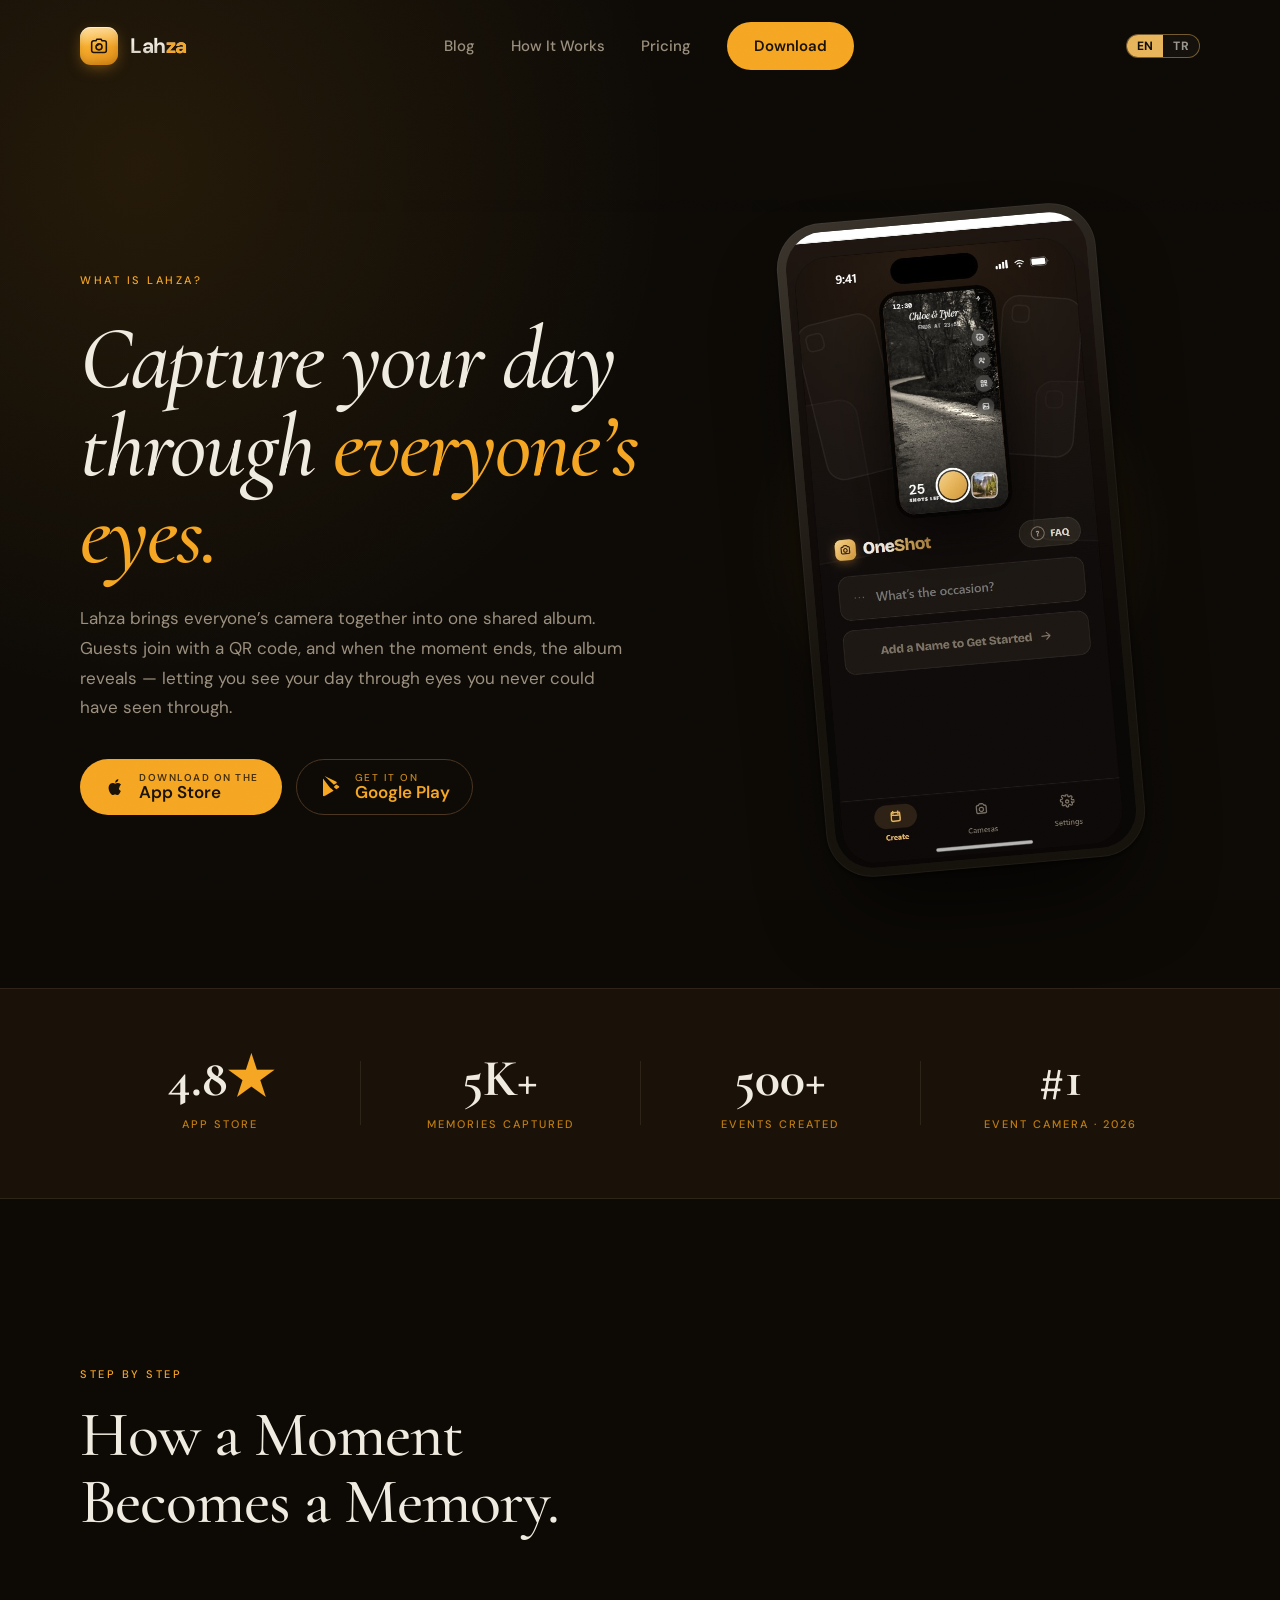
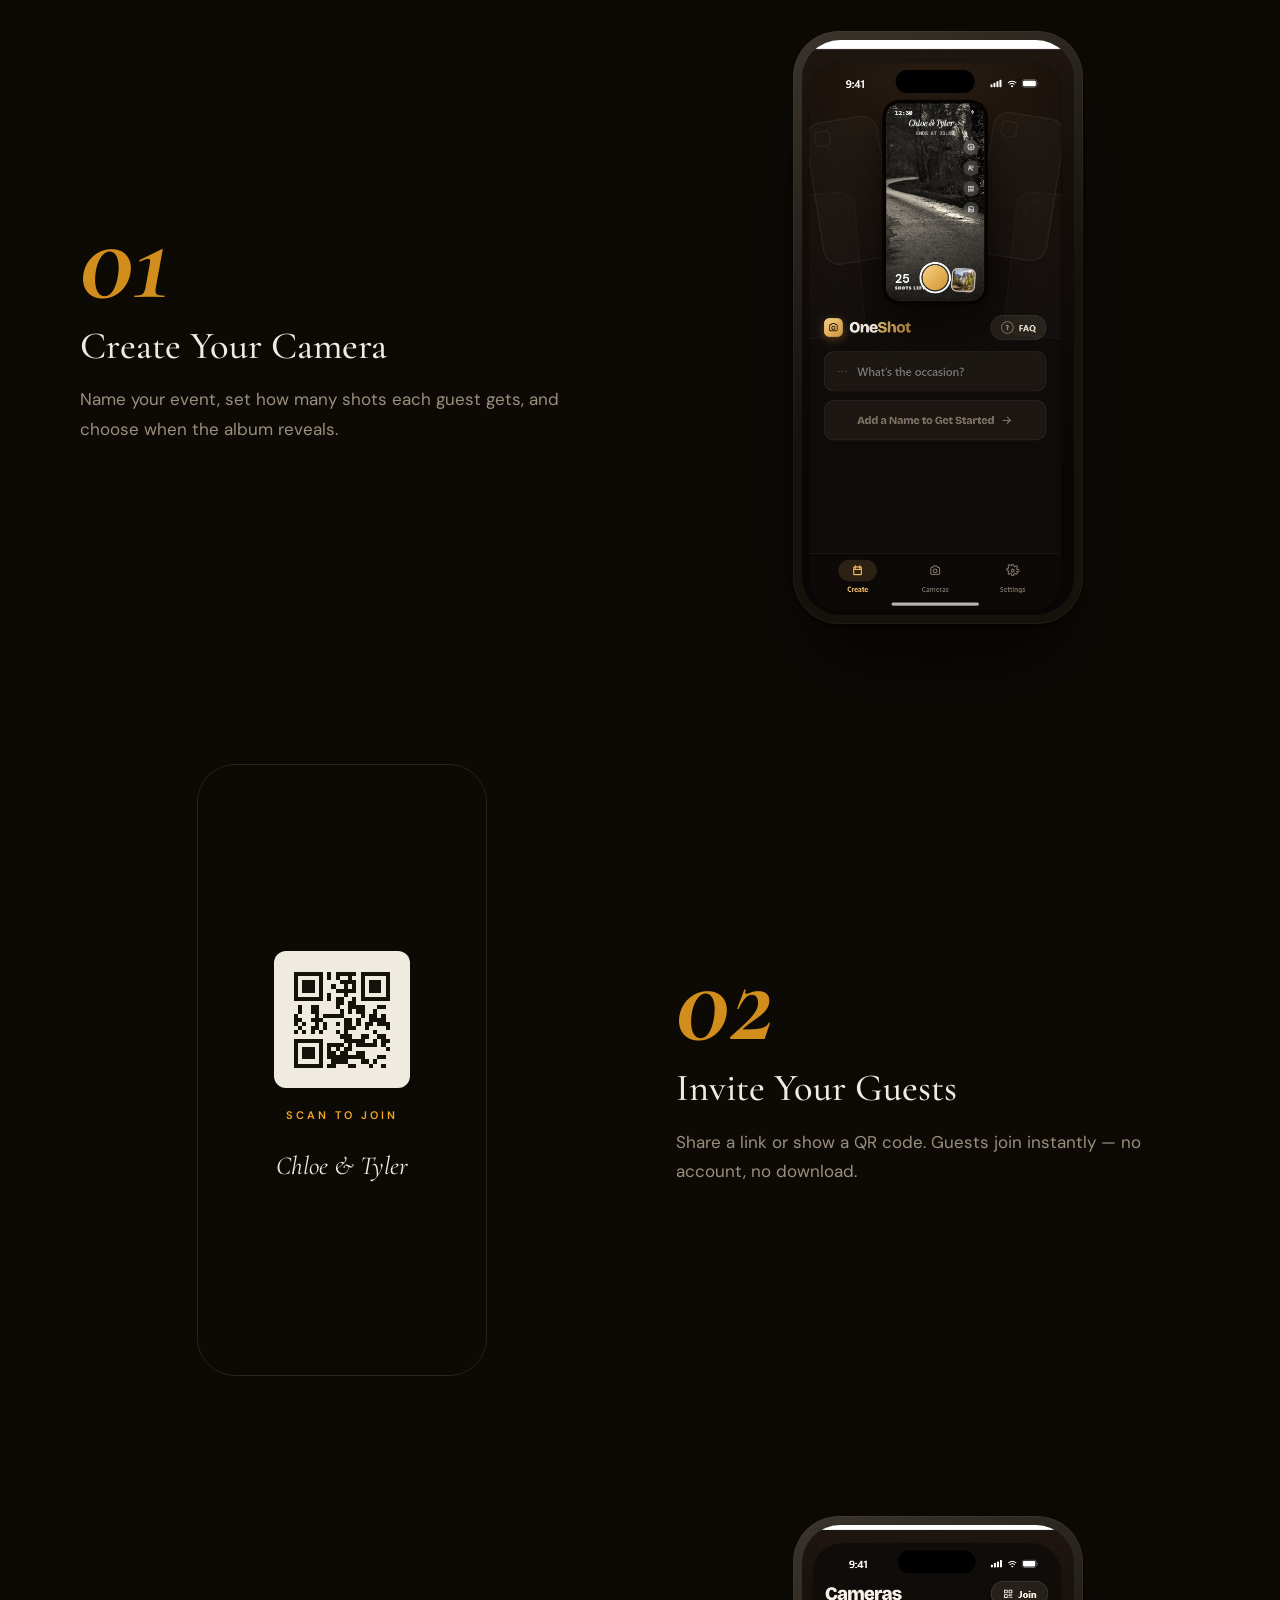
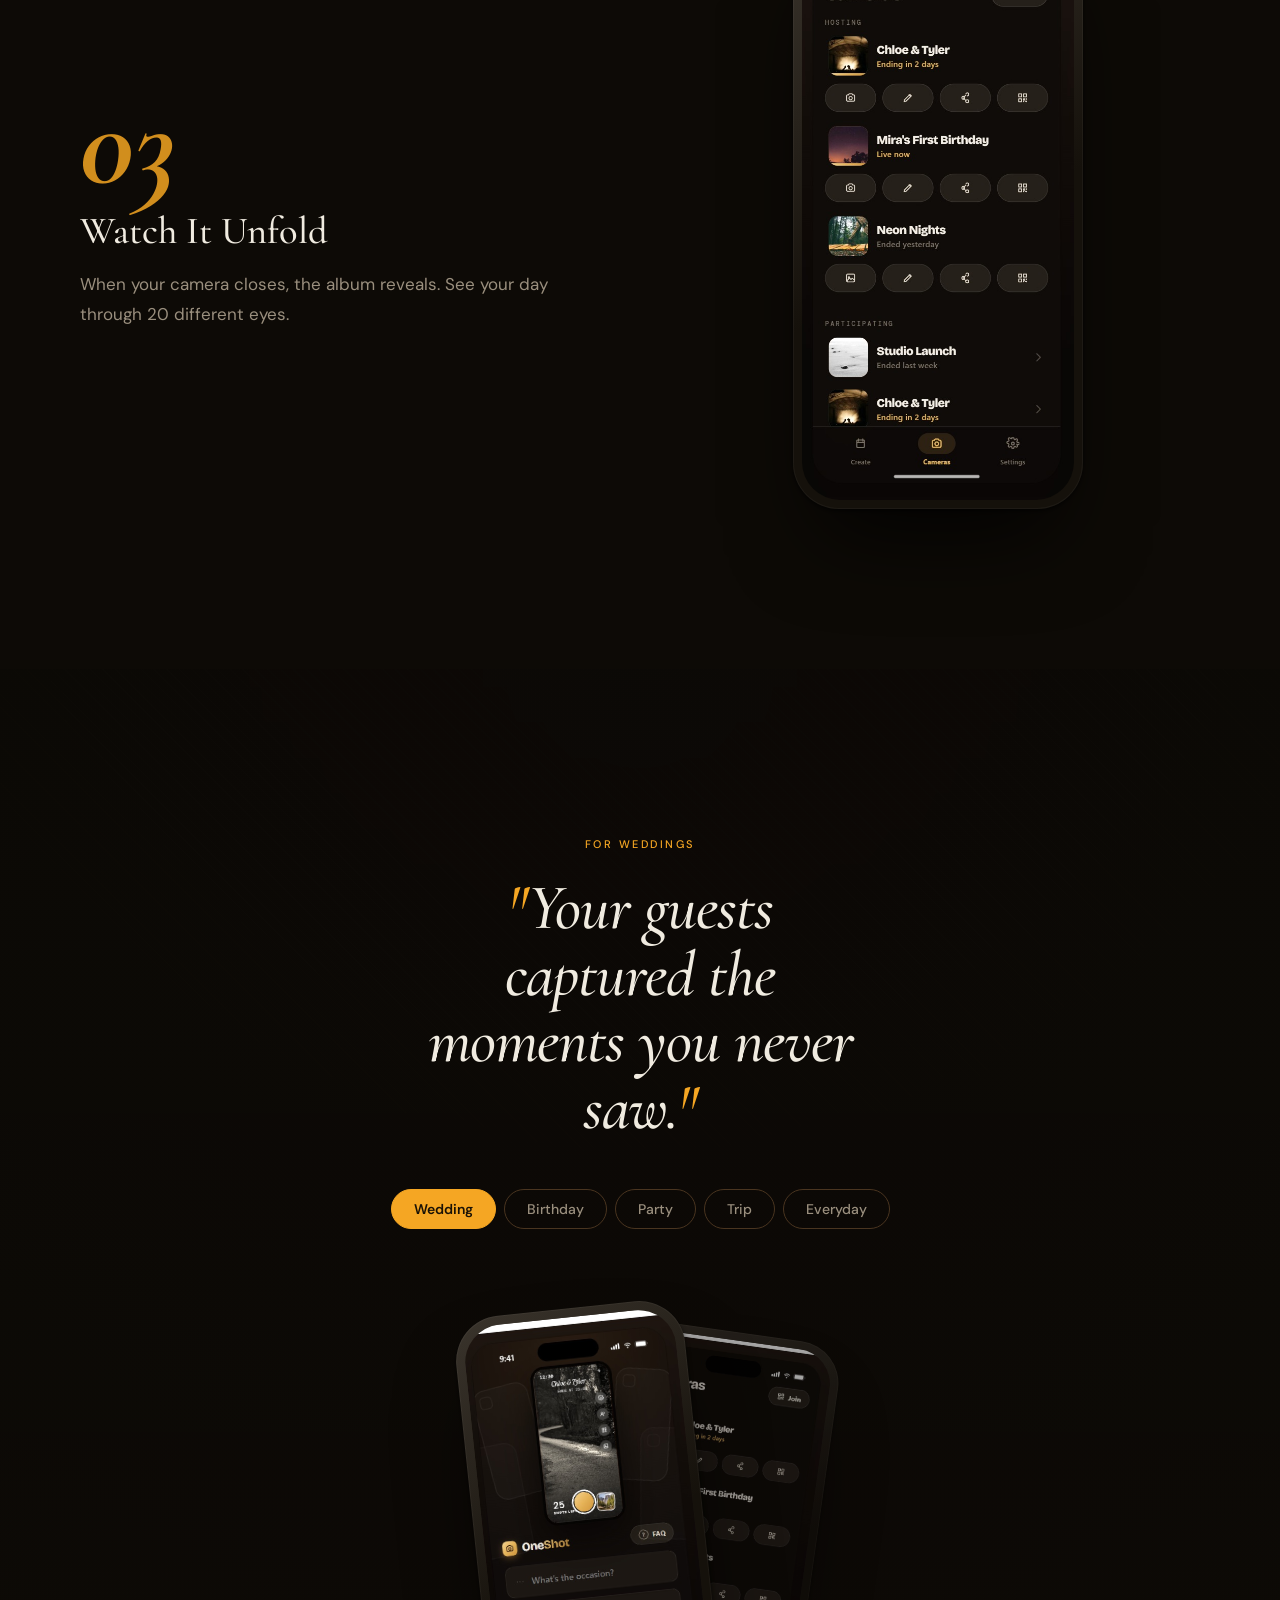
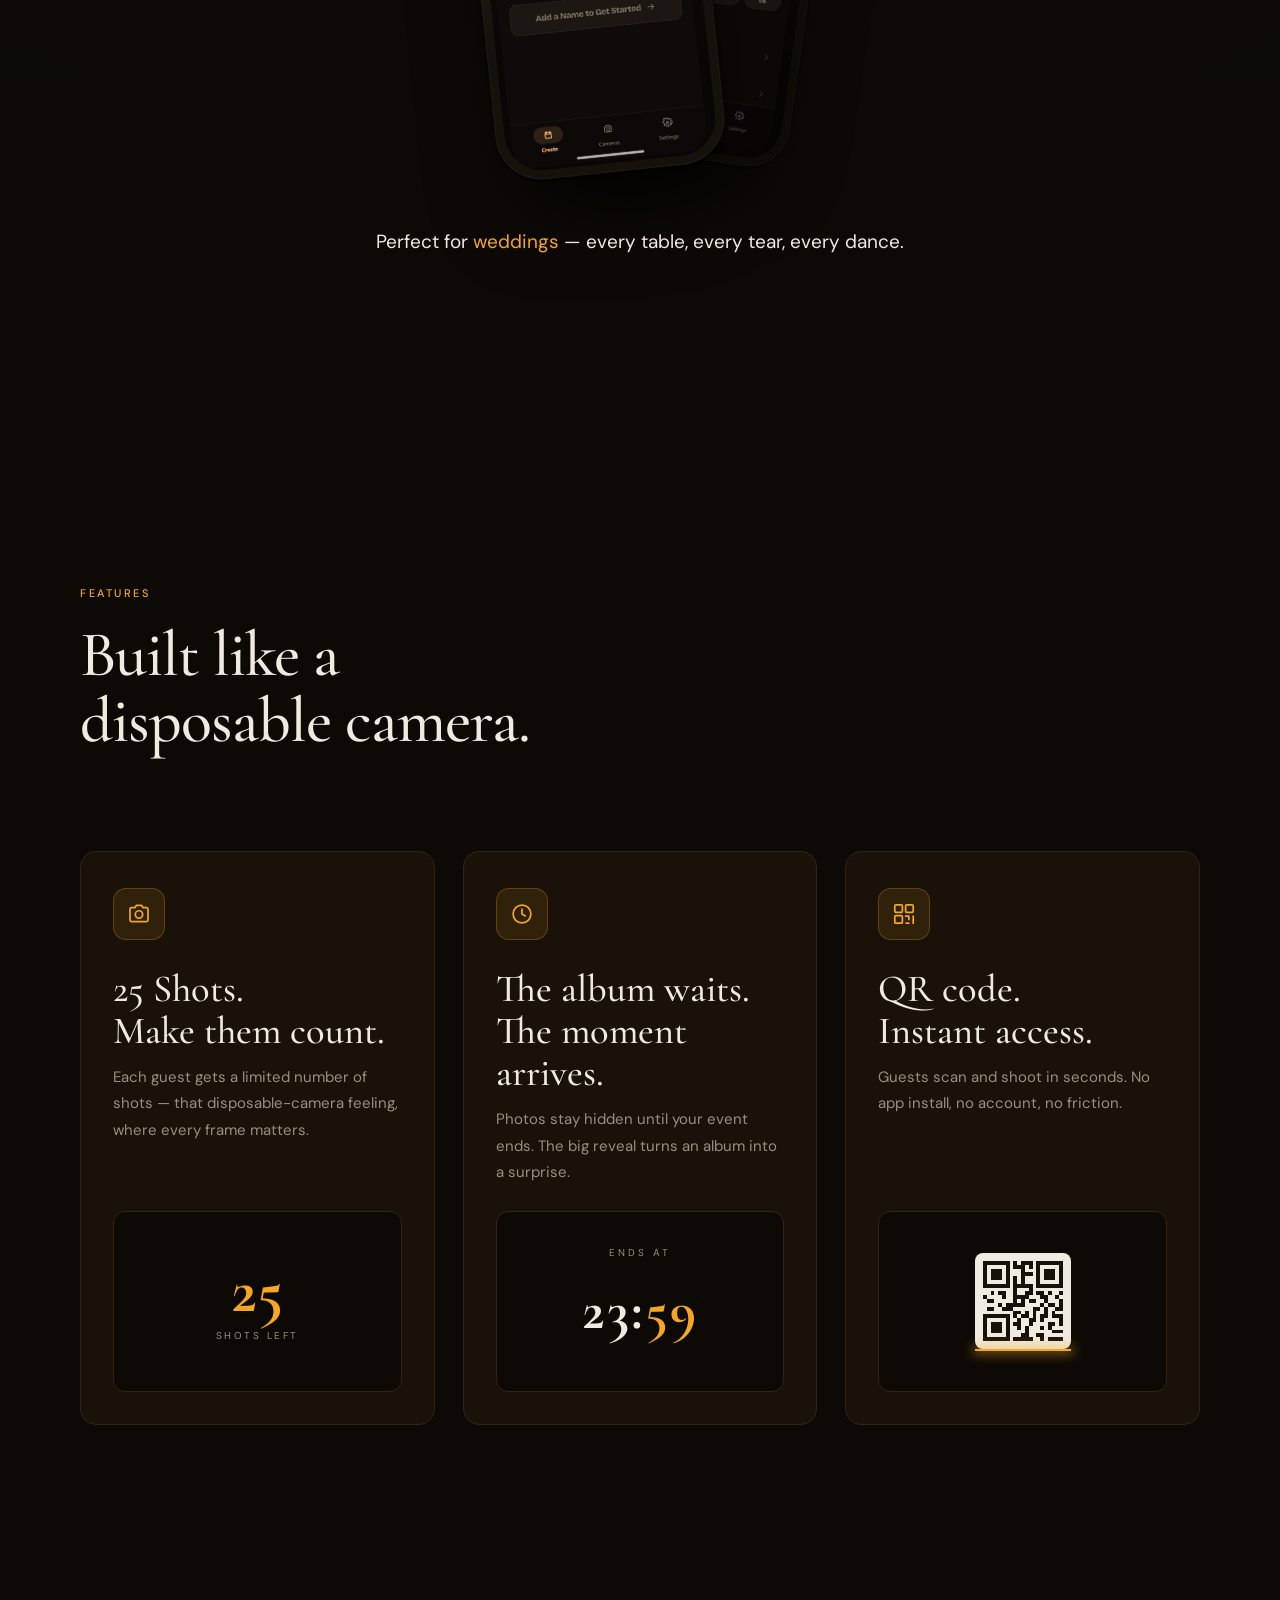
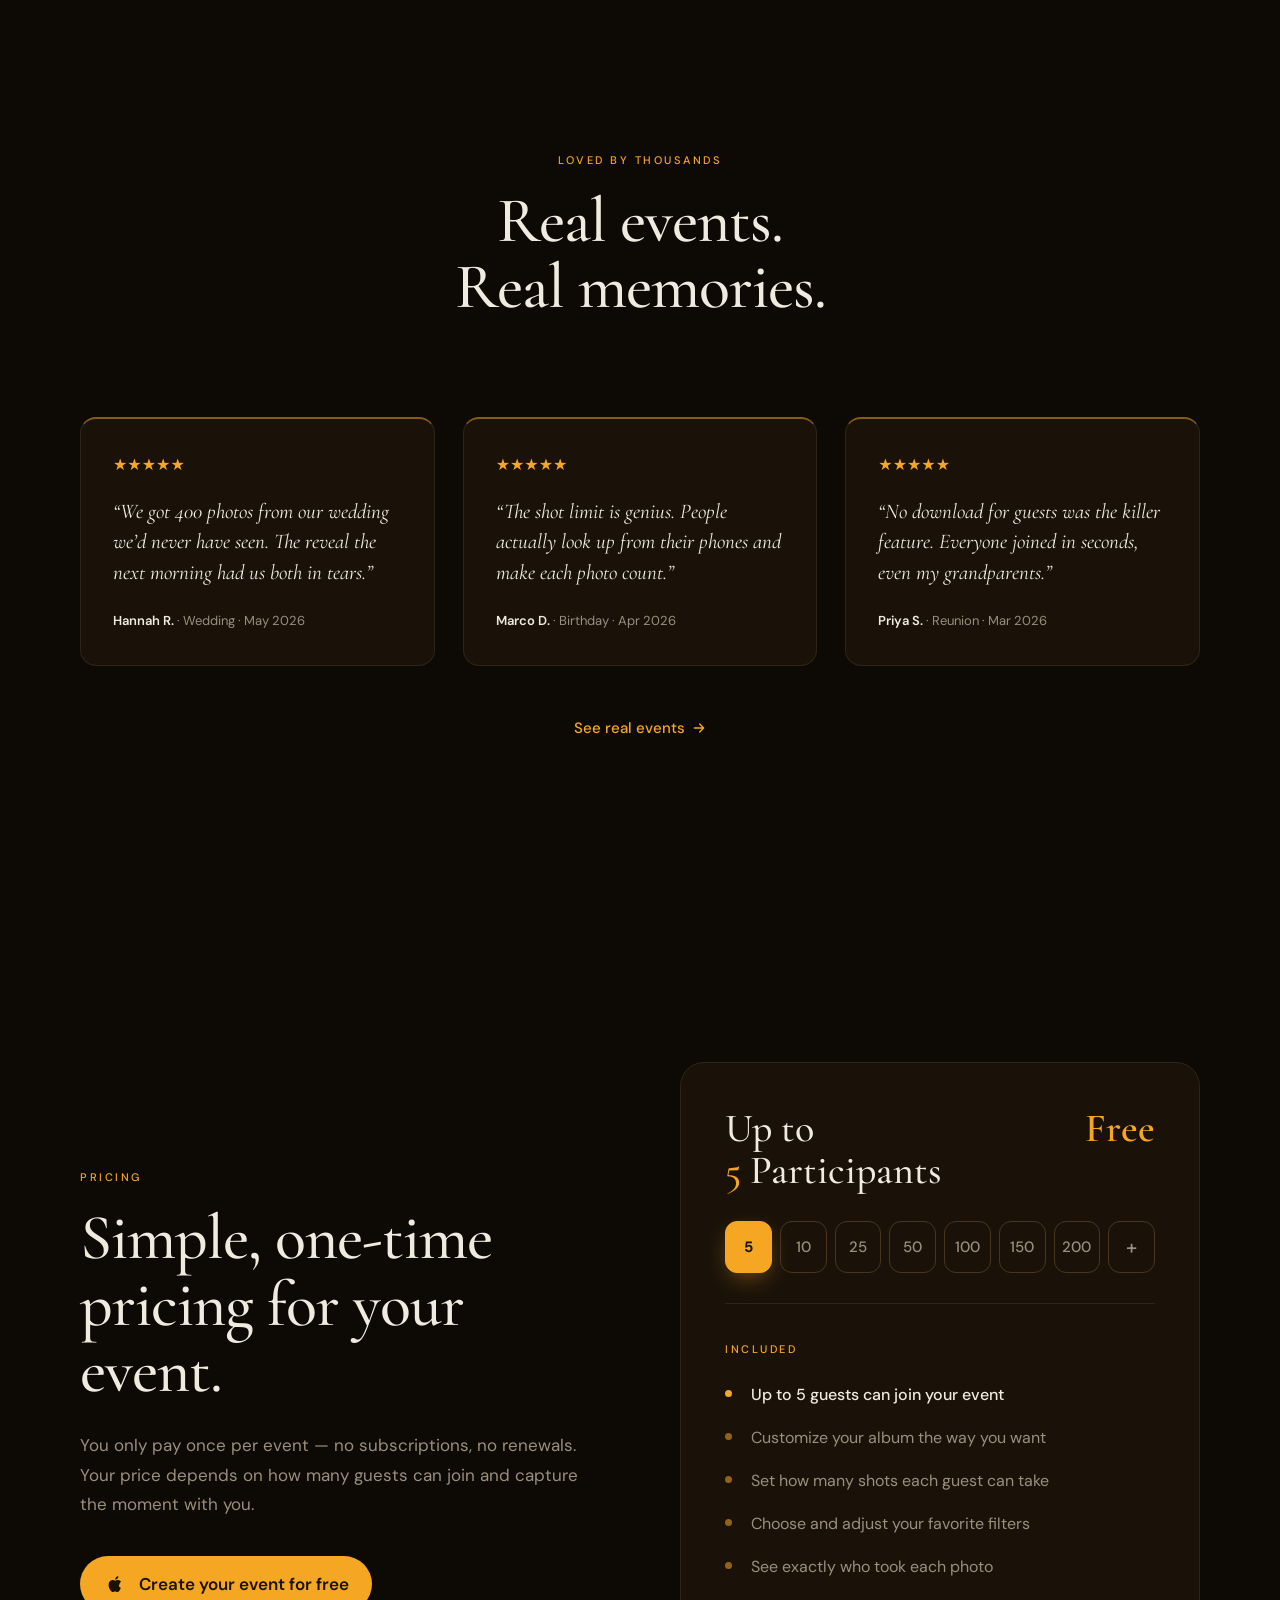
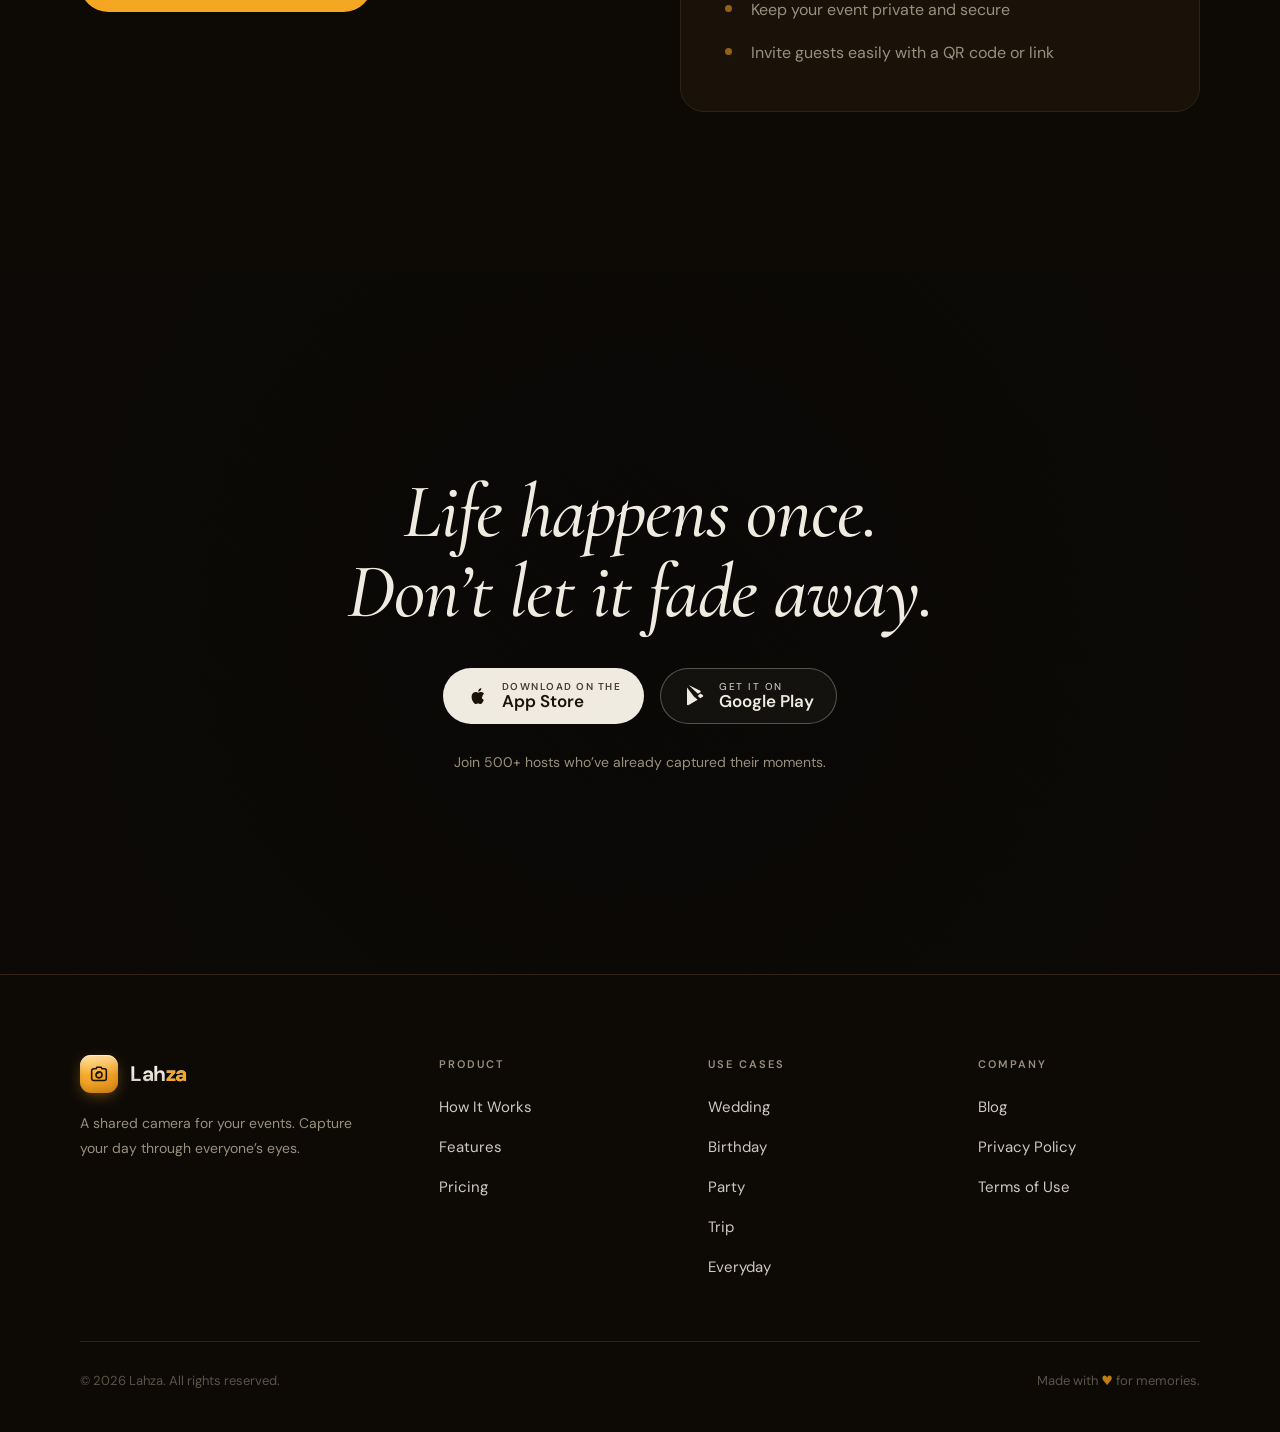
<file: index.html>
<!DOCTYPE html>
<html lang="en">
<head>
<meta charset="UTF-8">
<meta name="viewport" content="width=device-width, initial-scale=1.0">
<title>Lahza — A shared camera for your events</title>
<meta name="description" content="Lahza is a shared camera for your events. Guests join with a QR code — no download needed. The album reveals when the moment ends.">
<link rel="canonical" href="https://lahza.site/">
<meta name="theme-color" content="#100C0A">
<link rel="icon" href="favicon.svg" type="image/svg+xml">
<link rel="apple-touch-icon" href="favicon.svg">
<!-- Open Graph / social -->
<meta property="og:type" content="website">
<meta property="og:site_name" content="Lahza">
<meta property="og:title" content="Lahza — A shared camera for your events">
<meta property="og:description" content="Guests join with a QR code — no download needed. The album reveals when the moment ends.">
<meta property="og:url" content="https://lahza.site/">
<meta property="og:image" content="https://lahza.site/assets/app-create.jpeg">
<meta name="twitter:card" content="summary_large_image">
<meta name="twitter:title" content="Lahza — A shared camera for your events">
<meta name="twitter:description" content="Guests join with a QR code — no download needed. The album reveals when the moment ends.">
<meta name="twitter:image" content="https://lahza.site/assets/app-create.jpeg">
<link rel="preconnect" href="https://fonts.googleapis.com">
<link rel="preconnect" href="https://fonts.gstatic.com" crossorigin>
<link rel="stylesheet" href="css/styles.css">
</head>
<body>
<div class="grain"></div>

<!-- ============================ NAV ============================ -->
<header class="nav" id="nav">
  <div class="nav-inner">
    <a href="#top" class="logo">
      <span class="logo-mark">
        <svg viewBox="0 0 24 24" fill="none" stroke="currentColor" stroke-width="1.7" stroke-linecap="round" stroke-linejoin="round"><path d="M8.7 6.3l1-1.7h4.6l1 1.7h2.5A2.2 2.2 0 0 1 20 8.5v8.3A2.2 2.2 0 0 1 17.8 19H6.2A2.2 2.2 0 0 1 4 16.8V8.5a2.2 2.2 0 0 1 2.2-2.2z"/><circle cx="12" cy="12.9" r="3.3"/><path d="M10.1 11.6a2.5 2.5 0 0 1 1.9-1" stroke-width="1.3"/></svg>
      </span>
      <span class="logo-word">Lah<b>za</b></span>
    </a>
    <nav class="nav-links">
      <a class="navlink" href="blog.html" data-i18n="nav.blog">Blog</a>
      <a class="navlink" href="#how" data-i18n="nav.how">How it Works</a>
      <a class="navlink" href="#pricing" data-i18n="nav.pricing">Pricing</a>
      <a class="btn btn-primary" href="#download" data-i18n="nav.download">Download</a>
    </nav>
    <div class="lang-toggle" style="margin-left:14px">
      <button data-lang-btn="en" onclick="LahzaI18N.set('en')">EN</button>
      <button data-lang-btn="tr" onclick="LahzaI18N.set('tr')">TR</button>
    </div>
    <button class="nav-toggle" id="navToggle" aria-label="Open menu">
      <svg viewBox="0 0 24 24" fill="none" stroke="currentColor" stroke-width="1.8" stroke-linecap="round"><path d="M4 7h16M4 12h16M4 17h16"/></svg>
    </button>
  </div>
</header>

<!-- Mobile menu overlay -->
<div class="mobile-menu" id="mobileMenu">
  <div class="mm-top">
    <span class="logo"><span class="logo-mark"><svg viewBox="0 0 24 24" fill="none" stroke="currentColor" stroke-width="1.7" stroke-linecap="round" stroke-linejoin="round"><path d="M8.7 6.3l1-1.7h4.6l1 1.7h2.5A2.2 2.2 0 0 1 20 8.5v8.3A2.2 2.2 0 0 1 17.8 19H6.2A2.2 2.2 0 0 1 4 16.8V8.5a2.2 2.2 0 0 1 2.2-2.2z"/><circle cx="12" cy="12.9" r="3.3"/><path d="M10.1 11.6a2.5 2.5 0 0 1 1.9-1" stroke-width="1.3"/></svg></span><span class="logo-word">Lah<b>za</b></span></span>
    <button class="mm-close" id="mmClose" aria-label="Close menu"><svg viewBox="0 0 24 24" fill="none" stroke="currentColor" stroke-width="1.8" stroke-linecap="round"><path d="M6 6l12 12M18 6L6 18"/></svg></button>
  </div>
  <nav>
    <a href="blog.html" data-mm data-i18n="nav.blog">Blog</a>
    <a href="#how" data-mm data-i18n="nav.how">How it Works</a>
    <a href="#features" data-mm data-i18n="nav.features">Features</a>
    <a href="#pricing" data-mm data-i18n="nav.pricing">Pricing</a>
    <a href="#download" class="accent" data-mm data-i18n="nav.download">Download</a>
  </nav>
</div>

<main id="top">

<!-- ============================ HERO ============================ -->
<section class="hero" id="download">
  <div class="ph hero-bg-photo" data-label=""></div>
  <div class="wrap hero-grid">
    <div class="hero-copy reveal">
      <span class="eyebrow" data-i18n="hero.eyebrow">A shared camera for your events</span>
      <h1 class="h1" id="heroTitle" data-i18n-html="hero.title">Capture your day<br>through <span class="accent">everyone's eyes.</span></h1>
      <p class="lead" data-i18n="hero.lead">Lahza is a shared camera for your events. Guests join with a QR code — no download needed. The album reveals when the moment ends.</p>
      <div class="hero-cta">
        <a href="#" class="btn btn-primary store-btn">
          <svg viewBox="0 0 24 24" fill="currentColor"><path d="M16.4 12.7c0-2 1.6-3 1.7-3a3.7 3.7 0 0 0-2.9-1.6c-1.2-.1-2.4.7-3 .7s-1.6-.7-2.6-.7A3.9 3.9 0 0 0 6.3 10c-1.4 2.5-.4 6.1 1 8.1.6 1 1.4 2.1 2.4 2 .9 0 1.3-.6 2.4-.6s1.4.6 2.4.6 1.7-1 2.3-2a8 8 0 0 0 1-2.1 3.5 3.5 0 0 1-2-3.3zM14.5 6.6A3.5 3.5 0 0 0 15.3 4a3.6 3.6 0 0 0-2.3 1.2 3.3 3.3 0 0 0-.8 2.5 3 3 0 0 0 2.3-1.1z"/></svg>
          <span class="sb-stack"><span class="sb-top">Download on the</span><span class="sb-main">App Store</span></span>
        </a>
        <a href="#" class="btn btn-ghost store-btn">
          <svg viewBox="0 0 24 24" fill="currentColor"><path d="M4 3.4v17.2c0 .5.5.8.9.5l9.3-5.4-3.3-3.3L4 3.4zm10.9 6.3l2.4-1.4c.6-.4.6-1.3 0-1.6L5.6 1.1l9.3 8.6zM4.9 21.4l9.7-5.6-2.4-2.4-7.3 8zm12.4-7.2l2.4-1.4c.7-.4.7-1.5 0-1.9l-2.4-1.4-2.6 2.4 2.6 2.3z"/></svg>
          <span class="sb-stack"><span class="sb-top">Get it on</span><span class="sb-main">Google Play</span></span>
        </a>
      </div>
    </div>
    <div class="hero-visual reveal" style="--reveal-delay:.15s">
      <div class="hero-phone">
        <div class="phone">
          <div class="phone-screen"><img src="assets/app-create.jpeg" alt="Lahza Create screen"></div>
        </div>
      </div>
    </div>
  </div>
</section>

<!-- ========================= STATS BAR ========================= -->
<section class="stats">
  <div class="wrap">
    <div class="stats-grid">
      <div class="stat reveal">
        <div class="stat-num"><span data-count="4.8" data-decimals="1">4.8</span><span class="accent">★</span></div>
        <div class="stat-label" data-i18n="stats.appstore">App Store</div>
      </div>
      <div class="stat reveal" style="--reveal-delay:.08s">
        <div class="stat-num"><span data-count="5" data-suffix="K+">5K+</span></div>
        <div class="stat-label" data-i18n="stats.memories">Memories Captured</div>
      </div>
      <div class="stat reveal" style="--reveal-delay:.16s">
        <div class="stat-num"><span data-count="500" data-suffix="+">500+</span></div>
        <div class="stat-label" data-i18n="stats.events">Events Created</div>
      </div>
      <div class="stat reveal" style="--reveal-delay:.24s">
        <div class="stat-num">#1</div>
        <div class="stat-label" data-i18n="stats.rank">Event Camera · App 2024</div>
      </div>
    </div>
  </div>
</section>

<!-- ======================= HOW IT WORKS ======================== -->
<section class="how section-pad" id="how">
  <div class="wrap">
    <div class="section-head reveal">
      <span class="eyebrow" data-i18n="how.eyebrow">Step by step</span>
      <h2 class="h2" data-i18n-html="how.title">How a Moment<br>Becomes a Memory.</h2>
    </div>

    <div class="step reveal">
      <div class="step-text">
        <div class="step-num">01</div>
        <h3 class="h3" data-i18n="how.s1.title">Create Your Camera</h3>
        <p data-i18n="how.s1.text">Name your event, set how many shots each guest gets, and choose when the album reveals.</p>
      </div>
      <div class="step-media">
        <div class="phone"><div class="phone-screen"><img src="assets/app-create.jpeg" alt="Create your camera"></div></div>
      </div>
    </div>

    <div class="step reverse reveal">
      <div class="step-text">
        <div class="step-num">02</div>
        <h3 class="h3" data-i18n="how.s2.title">Invite Your Guests</h3>
        <p data-i18n="how.s2.text">Share a link or show a QR code. Guests join instantly — no account, no download.</p>
      </div>
      <div class="step-media">
        <div class="step-frame ph" data-label="QR / Invite screen" style="aspect-ratio:535/1130; max-width:290px; border-radius:38px;">
          <div class="invite-mock">
            <div class="qr-big" id="qrBig"></div>
            <div class="invite-label" data-i18n="how.scan">SCAN TO JOIN</div>
            <div class="invite-event">Chloe &amp; Tyler</div>
          </div>
        </div>
      </div>
    </div>

    <div class="step reveal">
      <div class="step-text">
        <div class="step-num">03</div>
        <h3 class="h3" data-i18n="how.s3.title">Watch It Unfold</h3>
        <p data-i18n="how.s3.text">When your camera closes, the album reveals. See your day through 20 different eyes.</p>
      </div>
      <div class="step-media">
        <div class="phone"><div class="phone-screen"><img src="assets/app-cameras.jpeg" alt="Cameras list"></div></div>
      </div>
    </div>
  </div>
</section>

<!-- ========================= USE CASES ========================= -->
<section class="usecases" id="usecases">
  <div class="ph usecases-bg" id="usecaseBg" data-label=""></div>
  <div class="wrap">
    <div style="text-align:center" class="reveal">
      <span class="eyebrow" id="ucEyebrow">For Weddings</span>
      <h2 class="h2 italic usecases-quote"><span class="qmark">"</span><span id="ucQuote">Your guests captured the moments you never saw.</span><span class="qmark">"</span></h2>
    </div>

    <div class="tabs reveal" id="tabs">
      <button class="tab active" data-tab="wedding" data-i18n="uc.wedding">Wedding</button>
      <button class="tab" data-tab="birthday" data-i18n="uc.birthday">Birthday</button>
      <button class="tab" data-tab="party" data-i18n="uc.party">Party</button>
      <button class="tab" data-tab="trip" data-i18n="uc.trip">Trip</button>
      <button class="tab" data-tab="everyday" data-i18n="uc.everyday">Everyday</button>
    </div>

    <div class="usecase-stage reveal">
      <div class="usecase-panel active" data-panel="wedding">
        <div class="usecase-phones">
          <div class="phone back"><div class="phone-screen"><img src="assets/app-cameras.jpeg" alt=""></div></div>
          <div class="phone front"><div class="phone-screen"><img src="assets/app-create.jpeg" alt=""></div></div>
        </div>
        <p class="usecase-caption" data-i18n-html="usecases.wedding">Perfect for <span class="accent">weddings</span> — see every table, every tear, every dance.</p>
      </div>
      <div class="usecase-panel" data-panel="birthday">
        <div class="usecase-phones">
          <div class="phone back"><div class="phone-screen"><img src="assets/app-create.jpeg" alt=""></div></div>
          <div class="phone front"><div class="phone-screen"><img src="assets/app-cameras.jpeg" alt=""></div></div>
        </div>
        <p class="usecase-caption" data-i18n-html="usecases.birthday">Every <span class="accent">birthday</span> wish, candle and surprise — caught from the crowd, not just the host.</p>
      </div>
      <div class="usecase-panel" data-panel="party">
        <div class="usecase-phones">
          <div class="phone back"><div class="phone-screen"><img src="assets/app-cameras.jpeg" alt=""></div></div>
          <div class="phone front"><div class="phone-screen"><img src="assets/app-create.jpeg" alt=""></div></div>
        </div>
        <p class="usecase-caption" data-i18n-html="usecases.party">The <span class="accent">party</span> as everyone lived it — the late nights you'd otherwise forget.</p>
      </div>
      <div class="usecase-panel" data-panel="trip">
        <div class="usecase-phones">
          <div class="phone back"><div class="phone-screen"><img src="assets/app-create.jpeg" alt=""></div></div>
          <div class="phone front"><div class="phone-screen"><img src="assets/app-cameras.jpeg" alt=""></div></div>
        </div>
        <p class="usecase-caption" data-i18n-html="usecases.trip">One shared roll for the whole <span class="accent">trip</span> — every viewpoint, one album.</p>
      </div>
      <div class="usecase-panel" data-panel="everyday">
        <div class="usecase-phones">
          <div class="phone back"><div class="phone-screen"><img src="assets/app-cameras.jpeg" alt=""></div></div>
          <div class="phone front"><div class="phone-screen"><img src="assets/app-create.jpeg" alt=""></div></div>
        </div>
        <p class="usecase-caption" data-i18n-html="usecases.everyday">Even an <span class="accent">everyday</span> dinner becomes worth remembering when everyone shoots it.</p>
      </div>
    </div>
  </div>
</section>

<!-- ========================= FEATURES ========================== -->
<section class="features section-pad" id="features">
  <div class="wrap">
    <div class="section-head reveal">
      <span class="eyebrow" data-i18n="features.eyebrow">Features</span>
      <h2 class="h2" data-i18n-html="features.title">Built like a<br>disposable camera.</h2>
    </div>
    <div class="features-grid">
      <div class="feature-card reveal">
        <div class="feature-icon"><svg viewBox="0 0 24 24" fill="none" stroke="currentColor" stroke-width="1.6" stroke-linecap="round" stroke-linejoin="round"><path d="M14.5 4l1.3 2.2h3A1.5 1.5 0 0 1 20.3 7.7v9.8A1.5 1.5 0 0 1 18.8 19H5.2A1.5 1.5 0 0 1 3.7 17.5V7.7A1.5 1.5 0 0 1 5.2 6.2h3L9.5 4z"/><circle cx="12" cy="12.4" r="3.4"/></svg></div>
        <h3 class="h3" data-i18n-html="features.f1.title">25 Shots.<br>Make them count.</h3>
        <p data-i18n="features.f1.text">Each guest gets a limited number of shots — that disposable-camera feeling, where every frame matters.</p>
        <div class="feature-visual">
          <div class="shot-counter"><div class="num" id="shotNum">25</div><div class="lbl" data-i18n="features.f1.lbl">Shots Left</div></div>
        </div>
      </div>

      <div class="feature-card reveal" style="--reveal-delay:.1s">
        <div class="feature-icon"><svg viewBox="0 0 24 24" fill="none" stroke="currentColor" stroke-width="1.6" stroke-linecap="round" stroke-linejoin="round"><circle cx="12" cy="12" r="8.2"/><path d="M12 7.5V12l3 1.8"/></svg></div>
        <h3 class="h3" data-i18n-html="features.f2.title">The album waits.<br>The moment arrives.</h3>
        <p data-i18n="features.f2.text">Photos stay hidden until your event ends. The big reveal turns an album into a surprise.</p>
        <div class="feature-visual">
          <div class="clock-vis"><div class="ends" data-i18n="features.f2.ends">Ends at</div><div class="time">23:<span class="accent">59</span></div></div>
        </div>
      </div>

      <div class="feature-card reveal" style="--reveal-delay:.2s">
        <div class="feature-icon"><svg viewBox="0 0 24 24" fill="none" stroke="currentColor" stroke-width="1.6" stroke-linecap="round" stroke-linejoin="round"><rect x="3.5" y="3.5" width="7" height="7" rx="1"/><rect x="3.5" y="13.5" width="7" height="7" rx="1"/><rect x="13.5" y="3.5" width="7" height="7" rx="1"/><path d="M13.5 14h3v3M20.5 14v6.5M16.5 20.5H14"/></svg></div>
        <h3 class="h3" data-i18n-html="features.f3.title">QR code.<br>Instant access.</h3>
        <p data-i18n="features.f3.text">Guests scan and shoot in seconds. No app install, no account, no friction.</p>
        <div class="feature-visual">
          <div class="qr-vis"><div id="qrSmall"></div><div class="qr-scan"></div></div>
        </div>
      </div>
    </div>
  </div>
</section>

<!-- ======================= TESTIMONIALS ======================== -->
<section class="testimonials section-pad">
  <div class="wrap">
    <div class="section-head reveal" style="margin-inline:auto; text-align:center;">
      <span class="eyebrow" data-i18n="testi.eyebrow">Loved by thousands</span>
      <h2 class="h2" data-i18n-html="testi.title">Real events.<br>Real memories.</h2>
    </div>
    <div class="testi-grid">
      <div class="testi-card reveal">
        <div class="stars">★★★★★</div>
        <p class="testi-text" data-i18n="testi.1.text">“We got 400 photos from our wedding we'd never have seen. The reveal the next morning had us both in tears.”</p>
        <div class="testi-meta" data-i18n-html="testi.1.meta"><b>Hannah R.</b> · Wedding · May 2026</div>
      </div>
      <div class="testi-card reveal" style="--reveal-delay:.1s">
        <div class="stars">★★★★★</div>
        <p class="testi-text" data-i18n="testi.2.text">“The shot limit is genius. People actually look up from their phones and make each photo count.”</p>
        <div class="testi-meta" data-i18n-html="testi.2.meta"><b>Marco D.</b> · Birthday · Apr 2026</div>
      </div>
      <div class="testi-card reveal" style="--reveal-delay:.2s">
        <div class="stars">★★★★★</div>
        <p class="testi-text" data-i18n="testi.3.text">“No download for guests was the killer feature. Everyone joined in seconds, even my grandparents.”</p>
        <div class="testi-meta" data-i18n-html="testi.3.meta"><b>Priya S.</b> · Reunion · Mar 2026</div>
      </div>
    </div>
    <div style="text-align:center; margin-top:48px;" class="reveal">
      <a href="#" class="text-link"><span data-i18n="testi.cta">See real events</span> <svg viewBox="0 0 24 24" fill="none" stroke="currentColor" stroke-width="2" stroke-linecap="round" stroke-linejoin="round"><path d="M5 12h14M13 6l6 6-6 6"/></svg></a>
    </div>
  </div>
</section>

<!-- ========================== PRICING ========================== -->
<section class="pricing section-pad" id="pricing">
  <div class="wrap pricing-layout">
    <div class="pricing-copy reveal">
      <span class="eyebrow" data-i18n="pricing.eyebrow">Pricing</span>
      <h2 class="h2" data-i18n-html="pricing.title">Simple, one-time<br>pricing for your event.</h2>
      <p class="lead" data-i18n="pricing.lead">You only pay once per event — no subscriptions, no renewals. Your price depends on how many guests can join and capture the moment with you.</p>
      <a href="#download" class="btn btn-primary store-btn">
        <svg viewBox="0 0 24 24" fill="currentColor"><path d="M16.4 12.7c0-2 1.6-3 1.7-3a3.7 3.7 0 0 0-2.9-1.6c-1.2-.1-2.4.7-3 .7s-1.6-.7-2.6-.7A3.9 3.9 0 0 0 6.3 10c-1.4 2.5-.4 6.1 1 8.1.6 1 1.4 2.1 2.4 2 .9 0 1.3-.6 2.4-.6s1.4.6 2.4.6 1.7-1 2.3-2a8 8 0 0 0 1-2.1 3.5 3.5 0 0 1-2-3.3zM14.5 6.6A3.5 3.5 0 0 0 15.3 4a3.6 3.6 0 0 0-2.3 1.2 3.3 3.3 0 0 0-.8 2.5 3 3 0 0 0 2.3-1.1z"/></svg>
        <span class="sb-main" data-i18n="pricing.cta">Create your event for free</span>
      </a>
    </div>

    <div class="pricing-card reveal" style="--reveal-delay:.12s">
      <div class="pc-head">
        <div class="pc-title"><span data-i18n="pricing.upTo">Up to</span><br><span id="pcCount" class="pc-anim">5</span> <span data-i18n="pricing.participants">Participants</span></div>
        <div class="pc-price pc-anim" id="pcPrice">Free</div>
      </div>
      <div class="pc-pills" id="pcPills">
        <button class="pc-pill active" data-n="5">5</button>
        <button class="pc-pill" data-n="10">10</button>
        <button class="pc-pill" data-n="25">25</button>
        <button class="pc-pill" data-n="50">50</button>
        <button class="pc-pill" data-n="100">100</button>
        <button class="pc-pill" data-n="150">150</button>
        <button class="pc-pill" data-n="200">200</button>
        <button class="pc-pill pc-pill-plus" data-n="custom" aria-label="More than 200">+</button>
      </div>
      <div class="pc-divider"></div>
      <div class="pc-included">
        <span class="eyebrow" data-i18n="pricing.included">Included</span>
        <ul>
          <li id="pcMax">Maximum of 5 guests can join your event</li>
          <li data-i18n="pricing.inc1">Customize your album the way you want</li>
          <li data-i18n="pricing.inc2">Set how many shots each guest can take</li>
          <li data-i18n="pricing.inc3">Choose and adjust your favorite filters</li>
          <li data-i18n="pricing.inc4">See exactly who took each photo</li>
          <li data-i18n="pricing.inc5">Keep your event private and secure</li>
          <li data-i18n="pricing.inc6">Invite guests easily with a QR code or link</li>
        </ul>
      </div>
    </div>
  </div>
</section>

<!-- ========================= FINAL CTA ========================= -->
<section class="final">
  <div class="ph final-bg" data-label=""></div>
  <div class="wrap">
    <h2 class="h2 italic reveal" style="font-size:clamp(44px,6vw,80px)" data-i18n-html="final.title">Life happens once.<br>Don't let it fade away.</h2>
    <div class="final-stores reveal" style="--reveal-delay:.1s">
      <a href="#" class="btn btn-light store-btn">
        <svg viewBox="0 0 24 24" fill="currentColor"><path d="M16.4 12.7c0-2 1.6-3 1.7-3a3.7 3.7 0 0 0-2.9-1.6c-1.2-.1-2.4.7-3 .7s-1.6-.7-2.6-.7A3.9 3.9 0 0 0 6.3 10c-1.4 2.5-.4 6.1 1 8.1.6 1 1.4 2.1 2.4 2 .9 0 1.3-.6 2.4-.6s1.4.6 2.4.6 1.7-1 2.3-2a8 8 0 0 0 1-2.1 3.5 3.5 0 0 1-2-3.3zM14.5 6.6A3.5 3.5 0 0 0 15.3 4a3.6 3.6 0 0 0-2.3 1.2 3.3 3.3 0 0 0-.8 2.5 3 3 0 0 0 2.3-1.1z"/></svg>
        <span class="sb-stack"><span class="sb-top">Download on the</span><span class="sb-main">App Store</span></span>
      </a>
      <a href="#" class="btn btn-outline-light store-btn">
        <svg viewBox="0 0 24 24" fill="currentColor"><path d="M4 3.4v17.2c0 .5.5.8.9.5l9.3-5.4-3.3-3.3L4 3.4zm10.9 6.3l2.4-1.4c.6-.4.6-1.3 0-1.6L5.6 1.1l9.3 8.6zM4.9 21.4l9.7-5.6-2.4-2.4-7.3 8zm12.4-7.2l2.4-1.4c.7-.4.7-1.5 0-1.9l-2.4-1.4-2.6 2.4 2.6 2.3z"/></svg>
        <span class="sb-stack"><span class="sb-top">Get it on</span><span class="sb-main">Google Play</span></span>
      </a>
    </div>
    <p class="final-note reveal" style="--reveal-delay:.2s" data-i18n="final.note">Join 50,000+ hosts who've already captured their moments.</p>
  </div>
</section>

</main>

<!-- ========================== FOOTER =========================== -->
<footer class="footer">
  <div class="wrap">
    <div class="footer-grid">
      <div class="footer-brand">
        <a href="#top" class="logo">
          <span class="logo-mark"><svg viewBox="0 0 24 24" fill="none" stroke="currentColor" stroke-width="1.7" stroke-linecap="round" stroke-linejoin="round"><path d="M8.7 6.3l1-1.7h4.6l1 1.7h2.5A2.2 2.2 0 0 1 20 8.5v8.3A2.2 2.2 0 0 1 17.8 19H6.2A2.2 2.2 0 0 1 4 16.8V8.5a2.2 2.2 0 0 1 2.2-2.2z"/><circle cx="12" cy="12.9" r="3.3"/><path d="M10.1 11.6a2.5 2.5 0 0 1 1.9-1" stroke-width="1.3"/></svg></span>
          <span class="logo-word">Lah<b>za</b></span>
        </a>
        <p data-i18n="footer.tagline">A shared camera for your events. Capture your day through everyone's eyes.</p>
      </div>
      <div class="footer-col">
        <h4 data-i18n="footer.product">Product</h4>
        <ul><li><a href="#how" data-i18n="nav.how">How it Works</a></li><li><a href="#features" data-i18n="nav.features">Features</a></li><li><a href="#pricing" data-i18n="nav.pricing">Pricing</a></li></ul>
      </div>
      <div class="footer-col">
        <h4 data-i18n="footer.useCases">Use Cases</h4>
        <ul><li><a href="#usecases" data-i18n="uc.wedding">Wedding</a></li><li><a href="#usecases" data-i18n="uc.birthday">Birthday</a></li><li><a href="#usecases" data-i18n="uc.party">Party</a></li><li><a href="#usecases" data-i18n="uc.trip">Trip</a></li><li><a href="#usecases" data-i18n="uc.everyday">Everyday</a></li></ul>
      </div>
      <div class="footer-col">
        <h4 data-i18n="footer.company">Company</h4>
        <ul><li><a href="blog.html" data-i18n="nav.blog">Blog</a></li><li><a href="privacy.html" data-i18n="footer.privacy">Privacy Policy</a></li><li><a href="terms.html" data-i18n="footer.terms">Terms of Use</a></li></ul>
      </div>
    </div>
    <div class="footer-bar">
      <span data-i18n="footer.rights">© 2026 Lahza. All rights reserved.</span>
      <span data-i18n-html="footer.made">Made with <span class="heart">♥</span> for memories.</span>
    </div>
  </div>
</footer>

<script src="js/i18n.js"></script>
<script src="js/main.js"></script>
</body>
</html>
</file>
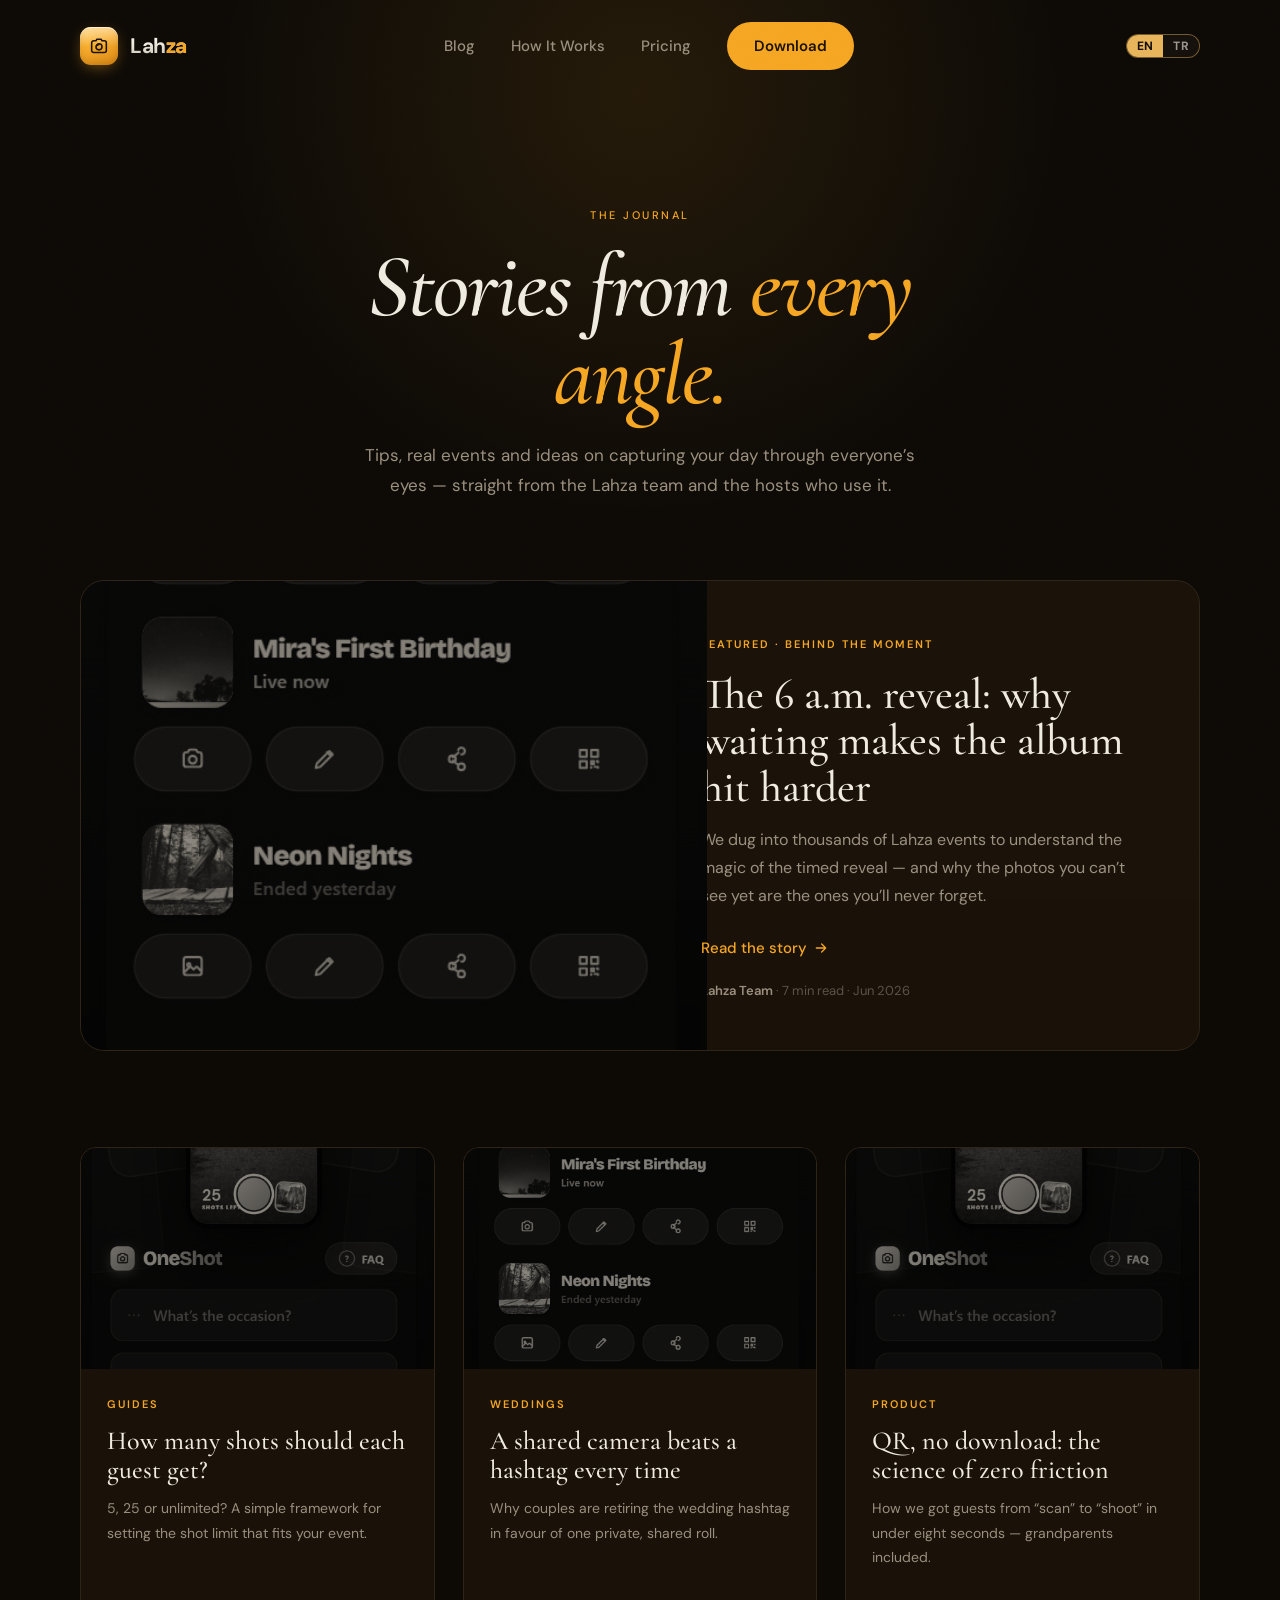
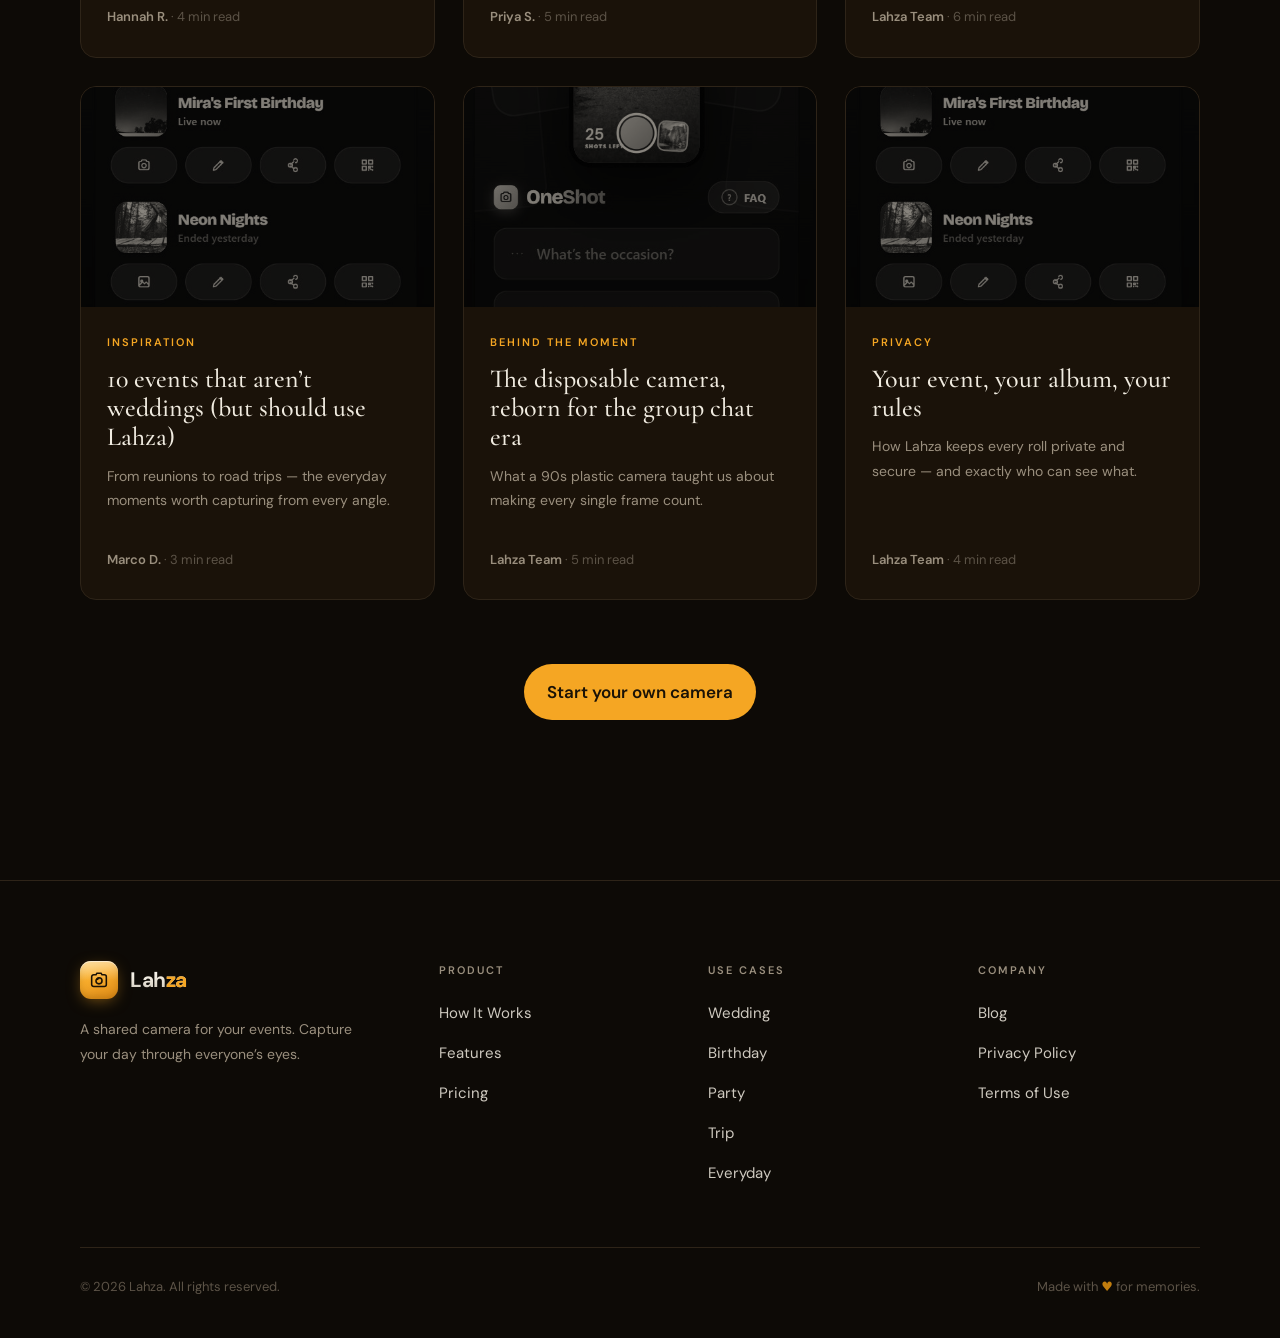
<file: blog.html>
<!DOCTYPE html>
<html lang="en">
<head>
<meta charset="UTF-8">
<meta name="viewport" content="width=device-width, initial-scale=1.0">
<title>Blog — Lahza</title>
<meta name="description" content="Stories, tips and inspiration on capturing your events through everyone's eyes — the Lahza journal.">
<link rel="canonical" href="https://lahza.site/blog.html">
<meta name="theme-color" content="#100C0A">
<link rel="icon" href="favicon.svg" type="image/svg+xml">
<link rel="apple-touch-icon" href="favicon.svg">
<!-- Open Graph / social -->
<meta property="og:type" content="website">
<meta property="og:site_name" content="Lahza">
<meta property="og:title" content="The Lahza Journal — stories from every angle">
<meta property="og:description" content="Tips, real events and ideas on capturing your day through everyone's eyes.">
<meta property="og:url" content="https://lahza.site/blog.html">
<meta property="og:image" content="https://lahza.site/assets/app-cameras.jpeg">
<meta name="twitter:card" content="summary_large_image">
<meta name="twitter:title" content="The Lahza Journal — stories from every angle">
<meta name="twitter:description" content="Tips, real events and ideas on capturing your day through everyone's eyes.">
<meta name="twitter:image" content="https://lahza.site/assets/app-cameras.jpeg">
<link rel="preconnect" href="https://fonts.googleapis.com">
<link rel="preconnect" href="https://fonts.gstatic.com" crossorigin>
<link rel="stylesheet" href="css/styles.css">
</head>
<body>
<div class="grain"></div>

<!-- ============================ NAV ============================ -->
<header class="nav scrolled" id="nav">
  <div class="nav-inner">
    <a href="index.html#top" class="logo">
      <span class="logo-mark">
        <svg viewBox="0 0 24 24" fill="none" stroke="currentColor" stroke-width="1.7" stroke-linecap="round" stroke-linejoin="round"><path d="M8.7 6.3l1-1.7h4.6l1 1.7h2.5A2.2 2.2 0 0 1 20 8.5v8.3A2.2 2.2 0 0 1 17.8 19H6.2A2.2 2.2 0 0 1 4 16.8V8.5a2.2 2.2 0 0 1 2.2-2.2z"/><circle cx="12" cy="12.9" r="3.3"/><path d="M10.1 11.6a2.5 2.5 0 0 1 1.9-1" stroke-width="1.3"/></svg>
      </span>
      <span class="logo-word">Lah<b>za</b></span>
    </a>
    <nav class="nav-links">
      <a class="navlink" href="blog.html" data-i18n="nav.blog">Blog</a>
      <a class="navlink" href="index.html#how" data-i18n="nav.how">How it Works</a>
      <a class="navlink" href="index.html#pricing" data-i18n="nav.pricing">Pricing</a>
      <a class="btn btn-primary" href="index.html#download" data-i18n="nav.download">Download</a>
    </nav>
    <div class="lang-toggle" style="margin-left:14px">
      <button data-lang-btn="en" onclick="LahzaI18N.set('en')">EN</button>
      <button data-lang-btn="tr" onclick="LahzaI18N.set('tr')">TR</button>
    </div>
    <button class="nav-toggle" id="navToggle" aria-label="Open menu">
      <svg viewBox="0 0 24 24" fill="none" stroke="currentColor" stroke-width="1.8" stroke-linecap="round"><path d="M4 7h16M4 12h16M4 17h16"/></svg>
    </button>
  </div>
</header>

<!-- Mobile menu overlay -->
<div class="mobile-menu" id="mobileMenu">
  <div class="mm-top">
    <span class="logo"><span class="logo-mark"><svg viewBox="0 0 24 24" fill="none" stroke="currentColor" stroke-width="1.7" stroke-linecap="round" stroke-linejoin="round"><path d="M8.7 6.3l1-1.7h4.6l1 1.7h2.5A2.2 2.2 0 0 1 20 8.5v8.3A2.2 2.2 0 0 1 17.8 19H6.2A2.2 2.2 0 0 1 4 16.8V8.5a2.2 2.2 0 0 1 2.2-2.2z"/><circle cx="12" cy="12.9" r="3.3"/><path d="M10.1 11.6a2.5 2.5 0 0 1 1.9-1" stroke-width="1.3"/></svg></span><span class="logo-word">Lah<b>za</b></span></span>
    <button class="mm-close" id="mmClose" aria-label="Close menu"><svg viewBox="0 0 24 24" fill="none" stroke="currentColor" stroke-width="1.8" stroke-linecap="round"><path d="M6 6l12 12M18 6L6 18"/></svg></button>
  </div>
  <nav>
    <a href="blog.html" class="accent" data-mm data-i18n="nav.blog">Blog</a>
    <a href="index.html#how" data-mm data-i18n="nav.how">How it Works</a>
    <a href="index.html#features" data-mm data-i18n="nav.features">Features</a>
    <a href="index.html#pricing" data-mm data-i18n="nav.pricing">Pricing</a>
    <a href="index.html#download" data-mm data-i18n="nav.download">Download</a>
  </nav>
</div>

<main id="top">

<!-- ============================ HERO ============================ -->
<section class="blog-hero">
  <div class="wrap">
    <span class="eyebrow reveal" data-i18n="blog.eyebrow">The Journal</span>
    <h1 class="h1 reveal" style="--reveal-delay:.05s" data-i18n-html="blog.title">Stories from <span class="accent">every angle.</span></h1>
    <p class="lead reveal" style="--reveal-delay:.1s" data-i18n="blog.lead">Tips, real events and ideas on capturing your day through everyone's eyes — straight from the Lahza team and the hosts who use it.</p>
  </div>
</section>

<!-- ============================ POSTS ============================ -->
<section class="blog-section">
  <div class="wrap">

    <!-- Featured -->
    <a href="#" class="blog-featured reveal">
      <div class="ph bf-media" data-label="" style="background-image:url('assets/app-cameras.jpeg');"></div>
      <div class="bf-body">
        <span class="blog-cat" data-i18n="blog.featuredCat">Featured · Behind the Moment</span>
        <h2 data-i18n="blog.featuredTitle">The 6 a.m. reveal: why waiting makes the album hit harder</h2>
        <p data-i18n="blog.featuredText">We dug into thousands of Lahza events to understand the magic of the timed reveal — and why the photos you can't see yet are the ones you'll never forget.</p>
        <span class="text-link"><span data-i18n="blog.readStory">Read the story</span> <svg viewBox="0 0 24 24" fill="none" stroke="currentColor" stroke-width="2" stroke-linecap="round" stroke-linejoin="round"><path d="M5 12h14M13 6l6 6-6 6"/></svg></span>
        <div class="blog-meta" data-i18n-html="blog.featuredMeta"><b>Lahza Team</b> · 7 min read · Jun 2026</div>
      </div>
    </a>

    <!-- Grid -->
    <div class="blog-grid">
      <a href="#" class="blog-card reveal">
        <div class="ph bc-media" data-label="" style="background-image:url('assets/app-create.jpeg');"></div>
        <div class="bc-body">
          <span class="blog-cat" data-i18n="blog.cat.guides">Guides</span>
          <h3 data-i18n="blog.p1.title">How many shots should each guest get?</h3>
          <p data-i18n="blog.p1.text">5, 25 or unlimited? A simple framework for setting the shot limit that fits your event.</p>
          <div class="blog-meta" data-i18n-html="blog.p1.meta"><b>Hannah R.</b> · 4 min read</div>
        </div>
      </a>

      <a href="#" class="blog-card reveal" style="--reveal-delay:.08s">
        <div class="ph bc-media" data-label="" style="background-image:url('assets/app-cameras.jpeg');"></div>
        <div class="bc-body">
          <span class="blog-cat" data-i18n="blog.cat.weddings">Weddings</span>
          <h3 data-i18n="blog.p2.title">A shared camera beats a hashtag every time</h3>
          <p data-i18n="blog.p2.text">Why couples are retiring the wedding hashtag in favour of one private, shared roll.</p>
          <div class="blog-meta" data-i18n-html="blog.p2.meta"><b>Priya S.</b> · 5 min read</div>
        </div>
      </a>

      <a href="#" class="blog-card reveal" style="--reveal-delay:.16s">
        <div class="ph bc-media" data-label="" style="background-image:url('assets/app-create.jpeg');"></div>
        <div class="bc-body">
          <span class="blog-cat" data-i18n="blog.cat.product">Product</span>
          <h3 data-i18n="blog.p3.title">QR, no download: the science of zero friction</h3>
          <p data-i18n="blog.p3.text">How we got guests from “scan” to “shoot” in under eight seconds — grandparents included.</p>
          <div class="blog-meta" data-i18n-html="blog.p3.meta"><b>Lahza Team</b> · 6 min read</div>
        </div>
      </a>

      <a href="#" class="blog-card reveal">
        <div class="ph bc-media" data-label="" style="background-image:url('assets/app-cameras.jpeg');"></div>
        <div class="bc-body">
          <span class="blog-cat" data-i18n="blog.cat.inspiration">Inspiration</span>
          <h3 data-i18n="blog.p4.title">10 events that aren't weddings (but should use Lahza)</h3>
          <p data-i18n="blog.p4.text">From reunions to road trips — the everyday moments worth capturing from every angle.</p>
          <div class="blog-meta" data-i18n-html="blog.p4.meta"><b>Marco D.</b> · 3 min read</div>
        </div>
      </a>

      <a href="#" class="blog-card reveal" style="--reveal-delay:.08s">
        <div class="ph bc-media" data-label="" style="background-image:url('assets/app-create.jpeg');"></div>
        <div class="bc-body">
          <span class="blog-cat" data-i18n="blog.cat.behind">Behind the Moment</span>
          <h3 data-i18n="blog.p5.title">The disposable camera, reborn for the group chat era</h3>
          <p data-i18n="blog.p5.text">What a 90s plastic camera taught us about making every single frame count.</p>
          <div class="blog-meta" data-i18n-html="blog.p5.meta"><b>Lahza Team</b> · 5 min read</div>
        </div>
      </a>

      <a href="#" class="blog-card reveal" style="--reveal-delay:.16s">
        <div class="ph bc-media" data-label="" style="background-image:url('assets/app-cameras.jpeg');"></div>
        <div class="bc-body">
          <span class="blog-cat" data-i18n="blog.cat.privacy">Privacy</span>
          <h3 data-i18n="blog.p6.title">Your event, your album, your rules</h3>
          <p data-i18n="blog.p6.text">How Lahza keeps every roll private and secure — and exactly who can see what.</p>
          <div class="blog-meta" data-i18n-html="blog.p6.meta"><b>Lahza Team</b> · 4 min read</div>
        </div>
      </a>
    </div>

    <div style="text-align:center; margin-top:64px;" class="reveal">
      <a href="index.html#download" class="btn btn-primary store-btn" style="margin-inline:auto;">
        <span class="sb-main" data-i18n="blog.startCta">Start your own camera</span>
      </a>
    </div>
  </div>
</section>

</main>

<!-- ========================== FOOTER =========================== -->
<footer class="footer">
  <div class="wrap">
    <div class="footer-grid">
      <div class="footer-brand">
        <a href="index.html#top" class="logo">
          <span class="logo-mark"><svg viewBox="0 0 24 24" fill="none" stroke="currentColor" stroke-width="1.7" stroke-linecap="round" stroke-linejoin="round"><path d="M8.7 6.3l1-1.7h4.6l1 1.7h2.5A2.2 2.2 0 0 1 20 8.5v8.3A2.2 2.2 0 0 1 17.8 19H6.2A2.2 2.2 0 0 1 4 16.8V8.5a2.2 2.2 0 0 1 2.2-2.2z"/><circle cx="12" cy="12.9" r="3.3"/><path d="M10.1 11.6a2.5 2.5 0 0 1 1.9-1" stroke-width="1.3"/></svg></span>
          <span class="logo-word">Lah<b>za</b></span>
        </a>
        <p data-i18n="footer.tagline">A shared camera for your events. Capture your day through everyone's eyes.</p>
      </div>
      <div class="footer-col">
        <h4 data-i18n="footer.product">Product</h4>
        <ul><li><a href="index.html#how" data-i18n="nav.how">How it Works</a></li><li><a href="index.html#features" data-i18n="nav.features">Features</a></li><li><a href="index.html#pricing" data-i18n="nav.pricing">Pricing</a></li></ul>
      </div>
      <div class="footer-col">
        <h4 data-i18n="footer.useCases">Use Cases</h4>
        <ul><li><a href="index.html#usecases" data-i18n="uc.wedding">Wedding</a></li><li><a href="index.html#usecases" data-i18n="uc.birthday">Birthday</a></li><li><a href="index.html#usecases" data-i18n="uc.party">Party</a></li><li><a href="index.html#usecases" data-i18n="uc.trip">Trip</a></li><li><a href="index.html#usecases" data-i18n="uc.everyday">Everyday</a></li></ul>
      </div>
      <div class="footer-col">
        <h4 data-i18n="footer.company">Company</h4>
        <ul><li><a href="blog.html" data-i18n="nav.blog">Blog</a></li><li><a href="privacy.html" data-i18n="footer.privacy">Privacy Policy</a></li><li><a href="terms.html" data-i18n="footer.terms">Terms of Use</a></li></ul>
      </div>
    </div>
    <div class="footer-bar">
      <span data-i18n="footer.rights">© 2026 Lahza. All rights reserved.</span>
      <span data-i18n-html="footer.made">Made with <span class="heart">♥</span> for memories.</span>
    </div>
  </div>
</footer>

<script src="js/i18n.js"></script>
<script src="js/main.js"></script>
</body>
</html>
</file>
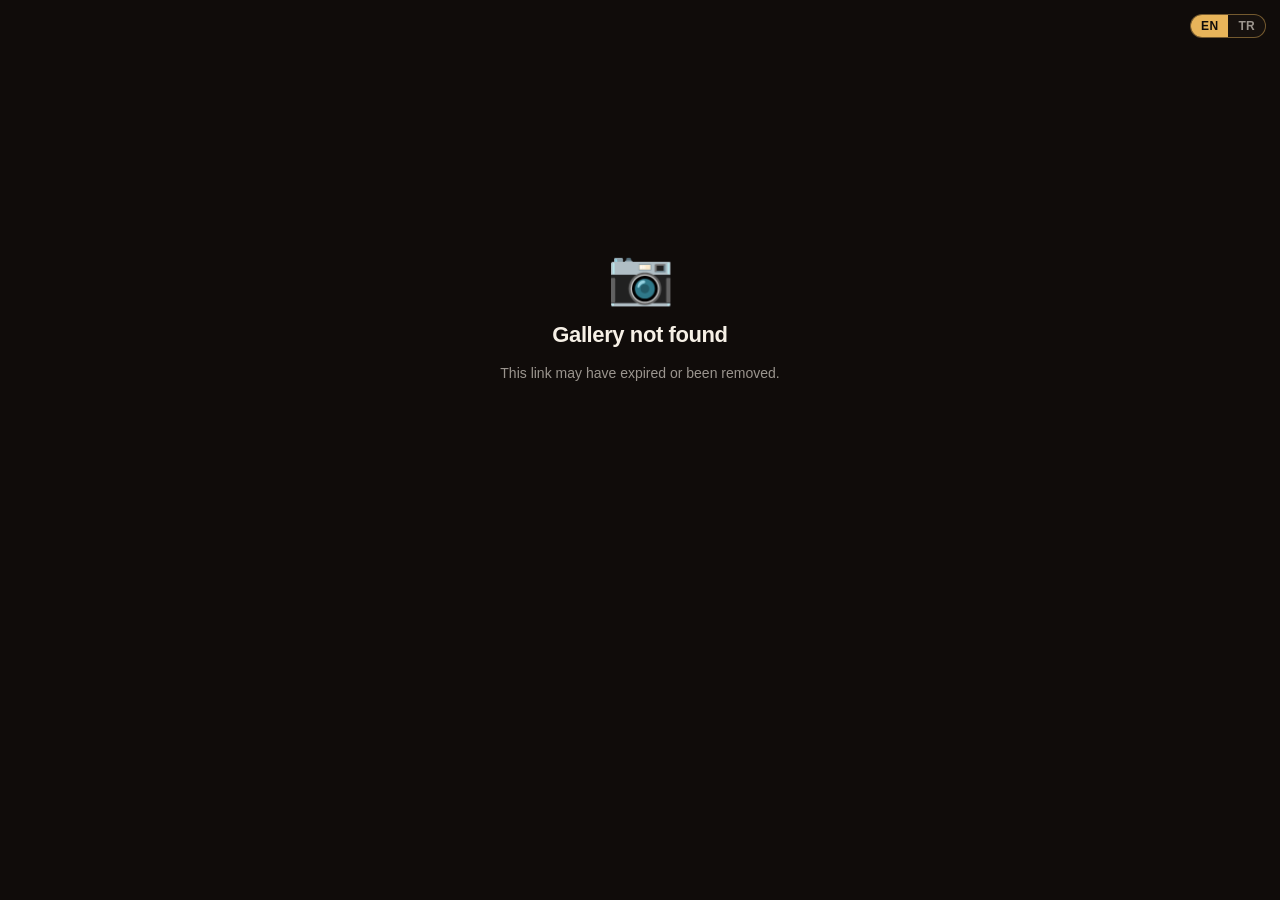
<file: gallery.html>
<!DOCTYPE html>
<html lang="en">
<head>
<meta charset="UTF-8">
<meta name="viewport" content="width=device-width,initial-scale=1,viewport-fit=cover">
<title>Gallery · Lahza</title>
<meta name="theme-color" content="#100C0A">
<link rel="icon" href="favicon.svg" type="image/svg+xml">
<style>
*{margin:0;padding:0;box-sizing:border-box}
:root{--bg:#100C0A;--surface:#1C1713;--gold:#E7B45A;--ink:#F6F0E6;--ink60:rgba(246,240,230,.6);--ink25:rgba(246,240,230,.25);--line:rgba(246,240,230,.08)}
body{font-family:-apple-system,'SF Pro Display','Helvetica Neue',sans-serif;background:var(--bg);color:var(--ink);min-height:100dvh;overflow-x:hidden}
.header{display:flex;align-items:center;justify-content:space-between;padding:max(env(safe-area-inset-top),14px) 20px 14px;position:sticky;top:0;background:rgba(16,12,10,.82);backdrop-filter:saturate(140%) blur(14px);z-index:10;border-bottom:1px solid var(--line)}
.header-logo{font-size:16px;font-weight:800;letter-spacing:-.3px}
.header-logo span{color:var(--gold)}
.count-badge{background:var(--surface);border:1px solid var(--line);border-radius:999px;padding:6px 14px;font-size:13px;font-weight:700;color:var(--gold)}
.title-block{padding:22px 20px 8px;text-align:center}
.eyebrow{font-size:11px;font-weight:700;letter-spacing:1.4px;text-transform:uppercase;color:var(--gold);margin-bottom:6px}
.ename{font-size:25px;font-weight:800;font-style:italic;letter-spacing:-.5px;line-height:1.15}
.esub{font-size:13.5px;color:var(--ink60);margin-top:4px}
/* Masonry grid */
.grid{columns:2;column-gap:8px;padding:16px 12px calc(40px + env(safe-area-inset-bottom));max-width:760px;margin:0 auto}
@media(min-width:560px){.grid{columns:3}}
.tile{break-inside:avoid;margin-bottom:8px;border-radius:14px;overflow:hidden;background:var(--surface);position:relative;cursor:pointer;-webkit-tap-highlight-color:transparent}
.tile img{display:block;width:100%;height:auto;filter:contrast(1.06) saturate(.88) sepia(.1)}
.tile-by{position:absolute;left:0;right:0;bottom:0;padding:18px 10px 8px;font-size:11px;font-weight:600;color:#fff;background:linear-gradient(transparent,rgba(0,0,0,.6));opacity:0;transition:opacity .2s}
.tile:active .tile-by,.tile:hover .tile-by{opacity:1}
/* States */
.state{min-height:70dvh;display:flex;flex-direction:column;align-items:center;justify-content:center;gap:14px;text-align:center;padding:32px 28px}
.state-icon{font-size:54px}
.state-title{font-size:22px;font-weight:800;letter-spacing:-.4px}
.state-sub{font-size:14px;color:var(--ink60);line-height:1.6;max-width:300px}
.countdown{display:flex;gap:10px;margin-top:8px}
.cd-cell{background:var(--surface);border:1px solid var(--line);border-radius:14px;min-width:62px;padding:12px 8px}
.cd-num{font-size:26px;font-weight:800;color:var(--gold);font-variant-numeric:tabular-nums;line-height:1}
.cd-lbl{font-size:10px;letter-spacing:1px;text-transform:uppercase;color:var(--ink25);margin-top:6px}
.spinner{width:28px;height:28px;border:2.5px solid var(--line);border-top-color:var(--gold);border-radius:50%;animation:spin .8s linear infinite}
@keyframes spin{to{transform:rotate(360deg)}}
.hidden{display:none!important}
/* Lightbox */
#lightbox{position:fixed;inset:0;background:rgba(8,6,5,.95);z-index:50;display:none;align-items:center;justify-content:center;padding:env(safe-area-inset-top) 12px env(safe-area-inset-bottom)}
#lightbox.open{display:flex}
#lightbox img{max-width:100%;max-height:86dvh;border-radius:12px;object-fit:contain}
#lb-close{position:absolute;top:max(env(safe-area-inset-top),14px);right:16px;width:40px;height:40px;border-radius:999px;background:rgba(28,23,19,.9);border:1px solid var(--line);color:var(--ink);font-size:20px;display:flex;align-items:center;justify-content:center;cursor:pointer}
#lb-by{position:absolute;left:0;right:0;bottom:max(env(safe-area-inset-bottom),16px);text-align:center;font-size:13px;color:var(--ink60)}
.logo-foot{padding:24px 0 calc(28px + env(safe-area-inset-bottom));display:flex;align-items:center;justify-content:center;gap:8px;opacity:.35}
.logo-dot{width:22px;height:22px;border-radius:6px;background:var(--gold);display:flex;align-items:center;justify-content:center;font-size:11px}
.logo-word{font-size:13px;font-weight:800}
.logo-word span{color:var(--gold)}
</style>
</head>
<body>

<div class="lang-toggle" style="position:fixed;top:14px;right:14px;z-index:60">
  <button data-lang-btn="en" onclick="LahzaI18N.set('en')">EN</button>
  <button data-lang-btn="tr" onclick="LahzaI18N.set('tr')">TR</button>
</div>

<div id="loader" class="state">
  <div class="spinner"></div>
  <p style="font-size:13px;color:var(--ink60)" data-i18n="gal.loading">Loading gallery…</p>
</div>

<div id="content" class="hidden">
  <div class="header">
    <div class="header-logo">Lah<span>za</span></div>
    <div class="count-badge" id="count-badge"></div>
  </div>

  <div class="title-block">
    <div class="eyebrow" data-i18n="gal.album">📸 The Album</div>
    <div class="ename" id="ename">—</div>
    <div class="esub" id="esub"></div>
  </div>

  <!-- Locked (event still live) -->
  <div id="locked" class="state hidden">
    <div class="state-icon">🔒</div>
    <div class="state-title" data-i18n="gal.lockedTitle">The album is still developing</div>
    <div class="state-sub" data-i18n="gal.lockedSub">Photos stay hidden until the event ends. Come back for the big reveal.</div>
    <div class="countdown" id="countdown"></div>
  </div>

  <!-- Empty -->
  <div id="empty" class="state hidden">
    <div class="state-icon">🎞</div>
    <div class="state-title" data-i18n="gal.emptyTitle">No photos yet</div>
    <div class="state-sub" data-i18n="gal.emptySub">No one has added a shot to this album yet.</div>
  </div>

  <!-- Revealed -->
  <div id="grid" class="grid hidden"></div>

  <div class="logo-foot">
    <div class="logo-dot">📷</div>
    <div class="logo-word">Lah<span>za</span></div>
  </div>
</div>

<!-- Error -->
<div id="err" class="state hidden">
  <div class="state-icon">📷</div>
  <div class="state-title" data-i18n="gal.notFoundTitle">Gallery not found</div>
  <div class="state-sub" data-i18n="gal.notFoundSub">This link may have expired or been removed.</div>
</div>

<div id="lightbox">
  <div id="lb-close">✕</div>
  <img id="lb-img" alt="">
  <div id="lb-by"></div>
</div>

<script src="js/i18n.js"></script>
<script>
const SUPA = 'https://qmbnjgtkwsggfoefgvvg.supabase.co';
const ANON = 'eyJhbGciOiJIUzI1NiIsInR5cCI6IkpXVCJ9.eyJpc3MiOiJzdXBhYmFzZSIsInJlZiI6InFtYm5qZ3Rrd3NnZ2ZvZWZndnZnIiwicm9sZSI6ImFub24iLCJpYXQiOjE3ODA2NjI4MjgsImV4cCI6MjA5NjIzODgyOH0.ABMprDSnHwGdOfeDB16_J-f8Hr_ZXqLOMufYsIemXCc';

/* Photos are read directly from Supabase REST. The `photos` table has an
   RLS policy exposing rows only for ended events, and images live in the
   now-public `photos` bucket. Uploader name comes from profiles.username. */
const STORAGE_BUCKET = 'photos';

const hdrs = { apikey: ANON, Authorization: 'Bearer ' + ANON };
const slug = new URLSearchParams(location.search).get('slug') || sessionStorage.getItem('lahza_slug') || '';

const $ = id => document.getElementById(id);
const T = (k, v) => (window.LahzaI18N ? LahzaI18N.t(k, v) : k);
let galState = null, galCount = 0;

(async function init() {
  if (!slug) return showErr();

  let ev;
  try {
    const r = await fetch(
      `${SUPA}/rest/v1/events?slug=eq.${encodeURIComponent(slug)}&select=id,name,subtitle,cover_url,status,ends_at&limit=1`,
      { headers: hdrs }
    );
    [ev] = await r.json();
  } catch (_) {}
  if (!ev) return showErr();

  $('ename').textContent = ev.name || 'Event';
  if (ev.subtitle) $('esub').textContent = ev.subtitle;
  $('loader').classList.add('hidden');
  $('content').classList.remove('hidden');

  const ended = isEnded(ev);
  if (!ended) { showLocked(ev); return; }

  // Revealed — load photos
  const photos = await loadPhotos(ev);
  galState = 'revealed'; galCount = photos.length;
  $('count-badge').textContent = photos.length === 1 ? '1 ' + T('gal.photo') : photos.length + ' ' + T('gal.photos');

  if (!photos.length) { $('empty').classList.remove('hidden'); return; }
  renderGrid(photos);
})();

function isEnded(ev) {
  if (ev.status && ev.status !== 'live') return true;
  if (ev.ends_at && new Date(ev.ends_at).getTime() <= Date.now()) return true;
  return false;
}

async function loadPhotos(ev) {
  const now  = new Date().toISOString();
  const base = `${SUPA}/rest/v1/photos?event_id=eq.${encodeURIComponent(ev.id)}`
             + `&is_deleted=eq.false&reveal_at=lte.${encodeURIComponent(now)}`
             + `&order=taken_at.desc`;
  // Embed the uploader's name via the explicit FK (plain `profiles` is
  // ambiguous — photo_likes is a second relationship); fall back without it.
  for (const sel of ['storage_path,taken_at,profiles!photos_uploader_id_fkey(username)', 'storage_path,taken_at']) {
    try {
      const r = await fetch(`${base}&select=${sel}`, { headers: hdrs });
      if (!r.ok) continue;
      const rows = await r.json();
      return rows.map(toPhoto).filter(p => p.url);
    } catch (_) {}
  }
  return [];
}

function toPhoto(row) {
  const path = row.storage_path || '';
  const url  = path ? `${SUPA}/storage/v1/object/public/${STORAGE_BUCKET}/${path.replace(/^\/+/, '')}` : '';
  const by   = (row.profiles && row.profiles.username) || '';
  return { url, by };
}

function renderGrid(photos) {
  const grid = $('grid');
  grid.innerHTML = photos.map((p, i) => `
    <div class="tile" data-i="${i}">
      <img loading="lazy" src="${p.url}" alt="">
      ${p.by ? `<div class="tile-by">${escapeHtml(p.by)}</div>` : ''}
    </div>`).join('');
  grid.classList.remove('hidden');
  grid.querySelectorAll('.tile').forEach(t =>
    t.addEventListener('click', () => openLightbox(photos[+t.dataset.i]))
  );
}

function showLocked(ev) {
  galState = 'locked';
  $('locked').classList.remove('hidden');
  $('count-badge').textContent = T('gal.locked');
  if (!ev.ends_at) { $('countdown').style.display = 'none'; return; }
  const target = new Date(ev.ends_at).getTime();
  const tick = () => {
    const d = target - Date.now();
    if (d <= 0) { location.reload(); return; }
    const s = Math.floor(d / 1000);
    const days = Math.floor(s / 86400), hrs = Math.floor(s % 86400 / 3600),
          min = Math.floor(s % 3600 / 60), sec = s % 60;
    $('countdown').innerHTML = [[days,T('gal.cd.days')],[hrs,T('gal.cd.hrs')],[min,T('gal.cd.min')],[sec,T('gal.cd.sec')]]
      .map(([n, l]) => `<div class="cd-cell"><div class="cd-num">${String(n).padStart(2,'0')}</div><div class="cd-lbl">${l}</div></div>`)
      .join('');
  };
  tick();
  setInterval(tick, 1000);
}

/* Lightbox */
const lb = $('lightbox');
function openLightbox(p) {
  $('lb-img').src = p.url;
  $('lb-by').textContent = p.by ? T('gal.by') + ' ' + p.by : '';
  lb.classList.add('open');
}
function closeLightbox() { lb.classList.remove('open'); $('lb-img').src = ''; }
$('lb-close').addEventListener('click', closeLightbox);
lb.addEventListener('click', e => { if (e.target === lb) closeLightbox(); });
document.addEventListener('keydown', e => { if (e.key === 'Escape') closeLightbox(); });

document.addEventListener('lahza:langchange', () => {
  if (galState === 'locked') $('count-badge').textContent = T('gal.locked');
  else if (galState === 'revealed') $('count-badge').textContent = galCount === 1 ? '1 ' + T('gal.photo') : galCount + ' ' + T('gal.photos');
});

function showErr() {
  $('loader').classList.add('hidden');
  $('content').classList.add('hidden');
  $('err').classList.remove('hidden');
}
function escapeHtml(s) {
  return String(s).replace(/[&<>"']/g, c => ({'&':'&amp;','<':'&lt;','>':'&gt;','"':'&quot;',"'":'&#39;'}[c]));
}
</script>
</body>
</html>
</file>
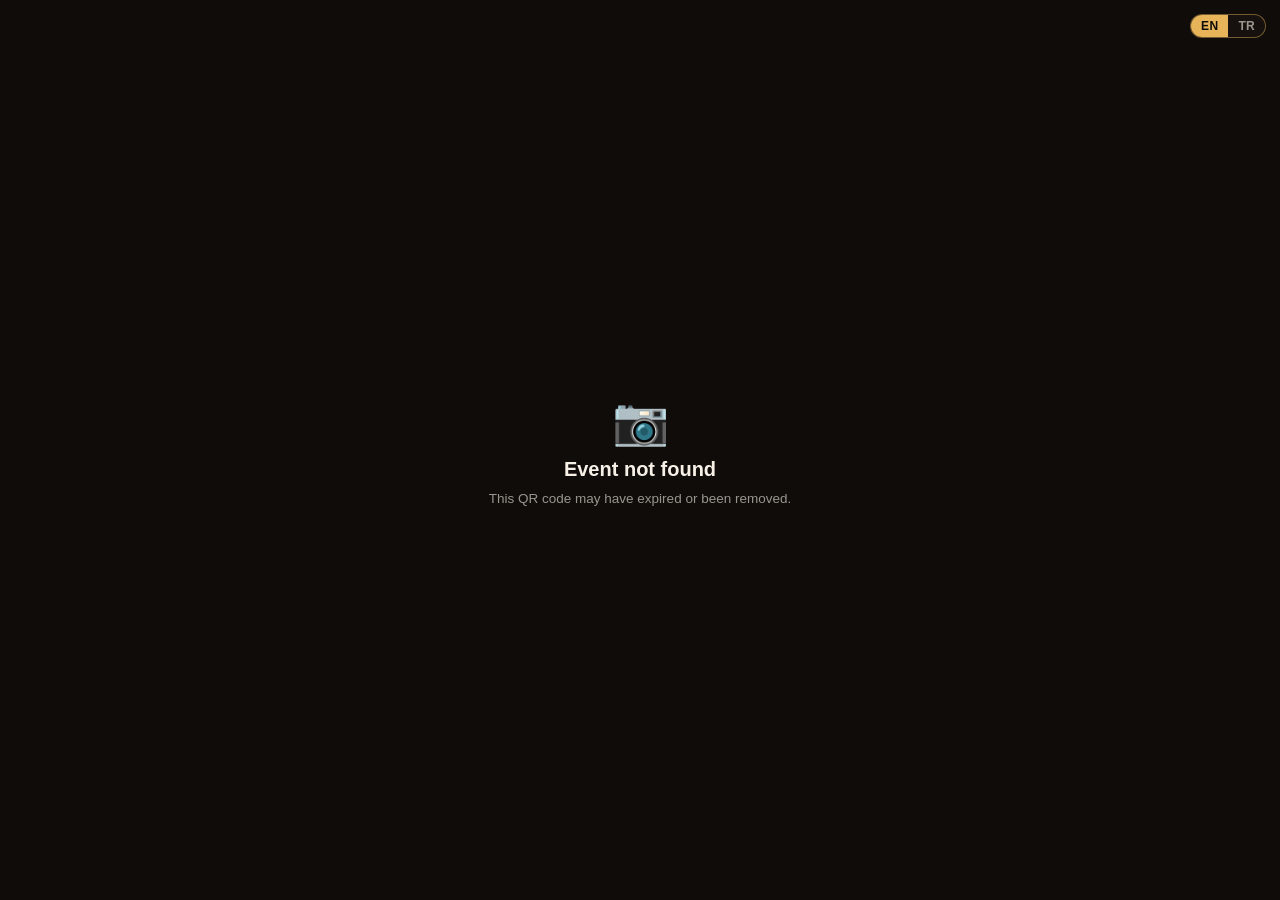
<file: join.html>
<!DOCTYPE html>
<html lang="en">
<head>
<meta charset="UTF-8">
<meta name="viewport" content="width=device-width,initial-scale=1,viewport-fit=cover">
<title>Lahza · Join Event</title>
<meta name="theme-color" content="#100C0A">
<link rel="icon" href="favicon.svg" type="image/svg+xml">
<style>
*{margin:0;padding:0;box-sizing:border-box}
:root{--bg:#100C0A;--surface:#1C1713;--gold:#E7B45A;--ink:#F6F0E6;--ink60:rgba(246,240,230,.6);--ink25:rgba(246,240,230,.25);--line:rgba(246,240,230,.08)}
body{font-family:-apple-system,'SF Pro Display','Helvetica Neue',sans-serif;background:var(--bg);color:var(--ink);min-height:100dvh;display:flex;flex-direction:column;overflow-x:hidden}
.cover{position:relative;height:50vh;min-height:220px;background:linear-gradient(135deg,#1C1713,#2a1c12);background-size:cover;background-position:center}
.cover-dim{position:absolute;inset:0;background:linear-gradient(to bottom,rgba(0,0,0,.1) 0%,rgba(16,12,10,.96) 100%)}
.cover-info{position:absolute;bottom:0;left:0;right:0;padding:20px 22px}
.eyebrow{font-size:11px;font-weight:700;letter-spacing:1.4px;text-transform:uppercase;color:var(--gold);margin-bottom:6px}
.ename{font-size:27px;font-weight:800;letter-spacing:-.5px;line-height:1.15;margin-bottom:3px;font-style:italic}
.esub{font-size:13.5px;color:var(--ink60)}
.body{flex:1;padding:20px 20px 52px;display:flex;flex-direction:column;gap:10px}
.meta-row{display:flex;gap:8px;flex-wrap:wrap;margin-bottom:2px}
.pill{display:inline-flex;align-items:center;gap:5px;height:30px;padding:0 11px;border-radius:999px;background:var(--surface);border:1px solid var(--line);font-size:12px;color:var(--ink60)}
.pill b{color:var(--ink)}
.btn{display:flex;align-items:center;justify-content:center;gap:10px;width:100%;height:54px;border-radius:999px;font-size:16px;font-weight:700;text-decoration:none;cursor:pointer;border:none;transition:opacity .15s;letter-spacing:-.2px;-webkit-tap-highlight-color:transparent}
.btn:active{opacity:.78}
.btn-gold{background:var(--gold);color:var(--bg)}
.btn-surface{background:var(--surface);color:var(--ink);border:1px solid rgba(246,240,230,.12)}
.divider{display:flex;align-items:center;gap:12px;color:var(--ink25);font-size:11px;letter-spacing:.8px;text-transform:uppercase;margin:2px 0}
.divider::before,.divider::after{content:'';flex:1;height:1px;background:var(--line)}
.logo{margin-top:auto;padding-top:28px;display:flex;align-items:center;justify-content:center;gap:8px;opacity:.38}
.logo-dot{width:24px;height:24px;border-radius:6px;background:var(--gold);display:flex;align-items:center;justify-content:center;font-size:12px}
.logo-word{font-size:14px;font-weight:800;letter-spacing:-.3px}
.logo-word span{color:var(--gold)}
#loader{position:fixed;inset:0;display:flex;flex-direction:column;align-items:center;justify-content:center;gap:12px;background:var(--bg)}
.spinner{width:28px;height:28px;border:2.5px solid var(--line);border-top-color:var(--gold);border-radius:50%;animation:spin .8s linear infinite}
@keyframes spin{to{transform:rotate(360deg)}}
#loader p{font-size:13px;color:var(--ink60)}
.hidden{display:none!important}
#err{position:fixed;inset:0;display:flex;flex-direction:column;align-items:center;justify-content:center;gap:10px;text-align:center;padding:24px;background:var(--bg)}
</style>
</head>
<body>

<div class="lang-toggle" style="position:fixed;top:14px;right:14px;z-index:50">
  <button data-lang-btn="en" onclick="LahzaI18N.set('en')">EN</button>
  <button data-lang-btn="tr" onclick="LahzaI18N.set('tr')">TR</button>
</div>

<div id="loader">
  <div class="spinner"></div>
  <p data-i18n="join.loading">Loading event…</p>
</div>

<div id="err" class="hidden">
  <div style="font-size:46px">📷</div>
  <div style="font-size:20px;font-weight:800" data-i18n="join.notFoundTitle">Event not found</div>
  <div style="font-size:13.5px;color:var(--ink60)" data-i18n="join.notFoundSub">This QR code may have expired or been removed.</div>
</div>

<div id="main" class="hidden" style="display:flex;flex-direction:column;flex:1;min-height:100dvh">
  <div class="cover" id="cover">
    <div class="cover-dim"></div>
    <div class="cover-info">
      <div class="eyebrow">📸 Lahza</div>
      <div class="ename" id="ename">—</div>
      <div class="esub" id="esub"></div>
    </div>
  </div>

  <div class="body">
    <div class="meta-row" id="meta-row"></div>

    <a class="btn btn-gold" id="app-btn" href="#" data-i18n="join.openApp">Open in Lahza App →</a>

    <div class="divider" data-i18n="join.or">or</div>

    <button class="btn btn-surface" id="web-btn" data-i18n="join.continueWeb">Continue on Web</button>

    <div class="logo">
      <div class="logo-dot">📷</div>
      <div class="logo-word">Lah<span>za</span></div>
    </div>
  </div>
</div>

<script src="js/i18n.js"></script>
<script>
const SUPA = 'https://qmbnjgtkwsggfoefgvvg.supabase.co';
const ANON = 'eyJhbGciOiJIUzI1NiIsInR5cCI6IkpXVCJ9.eyJpc3MiOiJzdXBhYmFzZSIsInJlZiI6InFtYm5qZ3Rrd3NnZ2ZvZWZndnZnIiwicm9sZSI6ImFub24iLCJpYXQiOjE3ODA2NjI4MjgsImV4cCI6MjA5NjIzODgyOH0.ABMprDSnHwGdOfeDB16_J-f8Hr_ZXqLOMufYsIemXCc';

(async function init() {
  const slug = new URLSearchParams(location.search).get('slug');
  if (!slug) { showErr(); return; }

  try {
    const r = await fetch(
      `${SUPA}/rest/v1/events?slug=eq.${encodeURIComponent(slug)}&select=name,subtitle,cover_url,status,ends_at,photos_per_person&limit=1`,
      { headers: { apikey: ANON, Authorization: 'Bearer ' + ANON } }
    );
    const [ev] = await r.json();
    if (!ev) { showErr(); return; }

    document.getElementById('ename').textContent = ev.name;
    if (ev.subtitle) document.getElementById('esub').textContent = ev.subtitle;
    if (ev.cover_url) document.getElementById('cover').style.backgroundImage = `url('${ev.cover_url}')`;

    function renderMeta() {
      const loc = (window.LahzaI18N && LahzaI18N.get() === 'tr') ? 'tr-TR' : 'en-GB';
      const ends = new Date(ev.ends_at).toLocaleString(loc, { day:'numeric', month:'short', hour:'2-digit', minute:'2-digit', hour12:false });
      const T = k => window.LahzaI18N ? LahzaI18N.t(k) : k;
      document.getElementById('meta-row').innerHTML =
        `<div class="pill">${ev.status === 'live' ? T('join.live') : T('join.ended')}</div>` +
        `<div class="pill">${T('join.endsLabel')} <b>${ends}</b></div>` +
        `<div class="pill">📷 <b>${ev.photos_per_person}</b> ${T('join.shotsPerPerson')}</div>`;
    }
    renderMeta();
    document.addEventListener('lahza:langchange', renderMeta);

    document.getElementById('app-btn').href = `lahza://join/${slug}`;
    document.getElementById('web-btn').onclick = () => {
      location.href = `auth.html?slug=${encodeURIComponent(slug)}&name=${encodeURIComponent(ev.name)}`;
    };

    document.getElementById('loader').classList.add('hidden');
    const main = document.getElementById('main');
    main.classList.remove('hidden');
    main.style.display = 'flex';
  } catch (e) {
    showErr();
  }
})();

function showErr() {
  document.getElementById('loader').classList.add('hidden');
  const el = document.getElementById('err');
  el.classList.remove('hidden');
  el.style.display = 'flex';
}
</script>
</body>
</html>
</file>
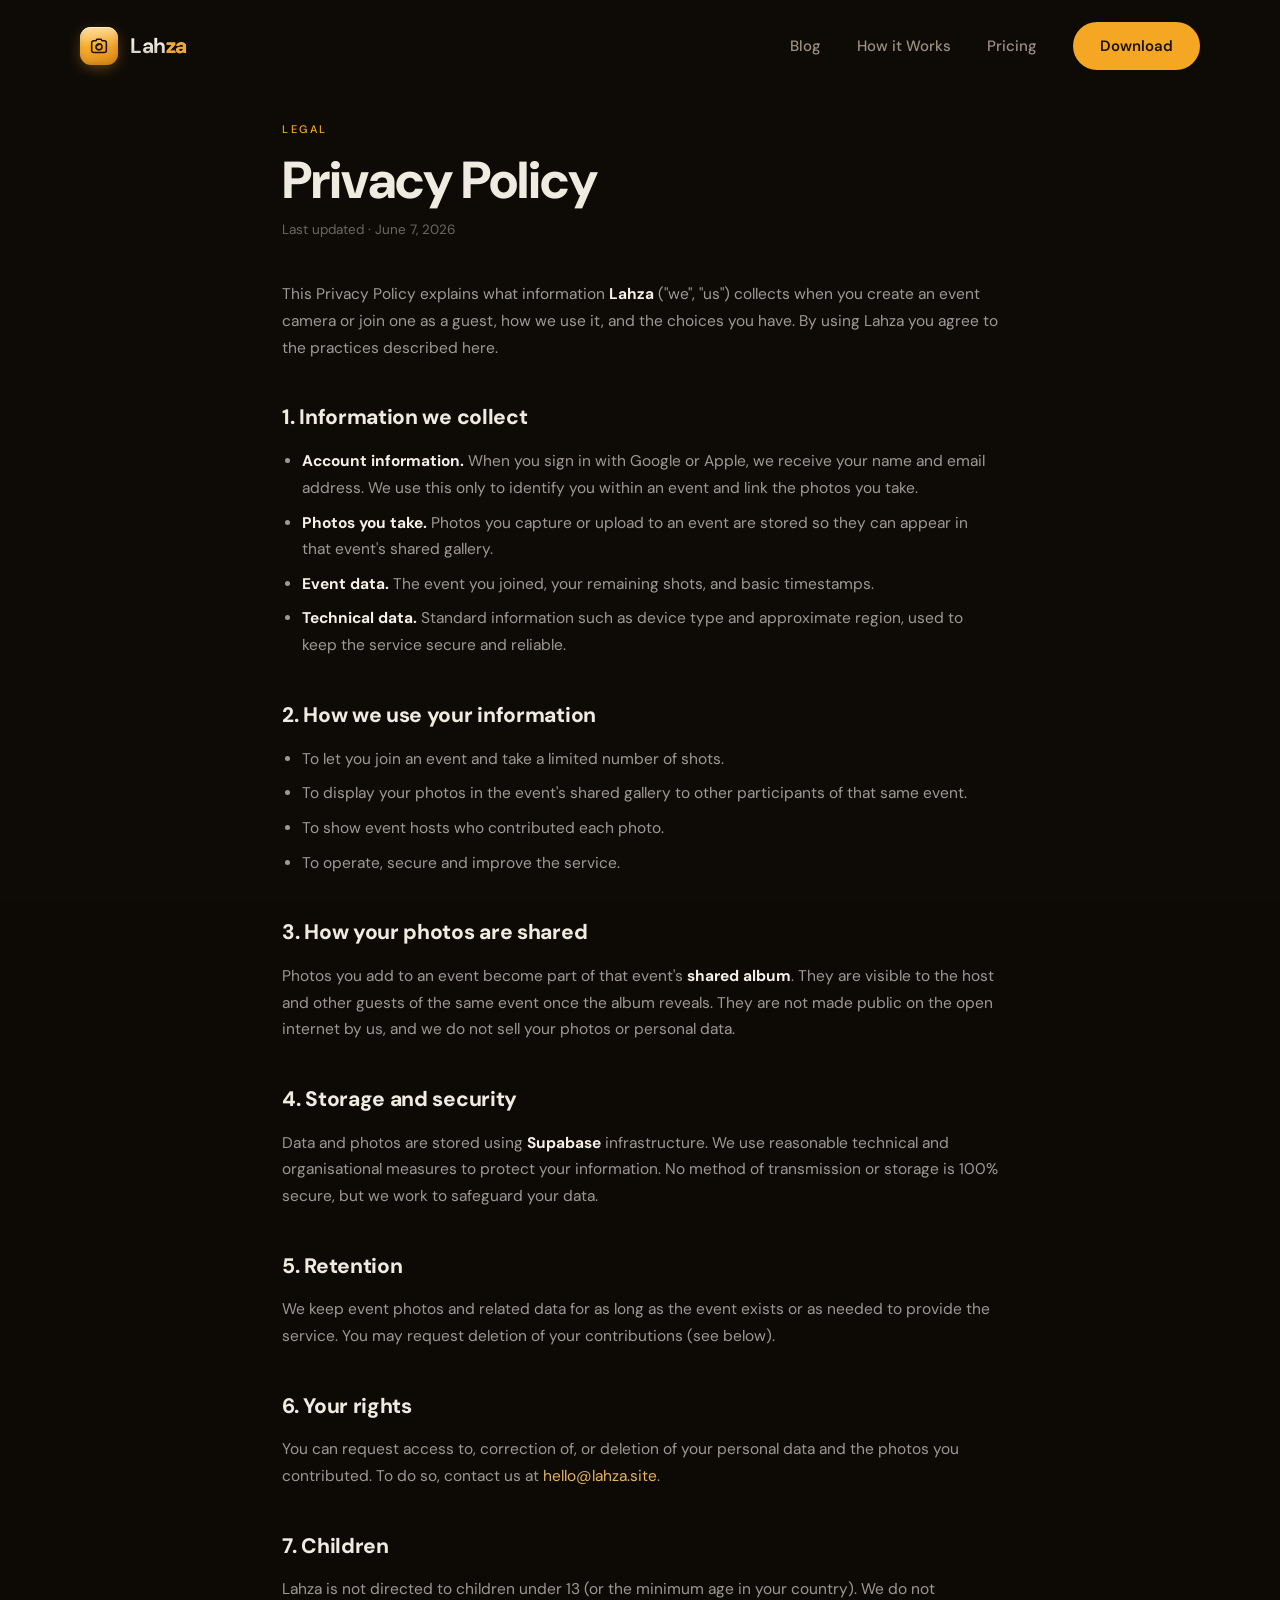
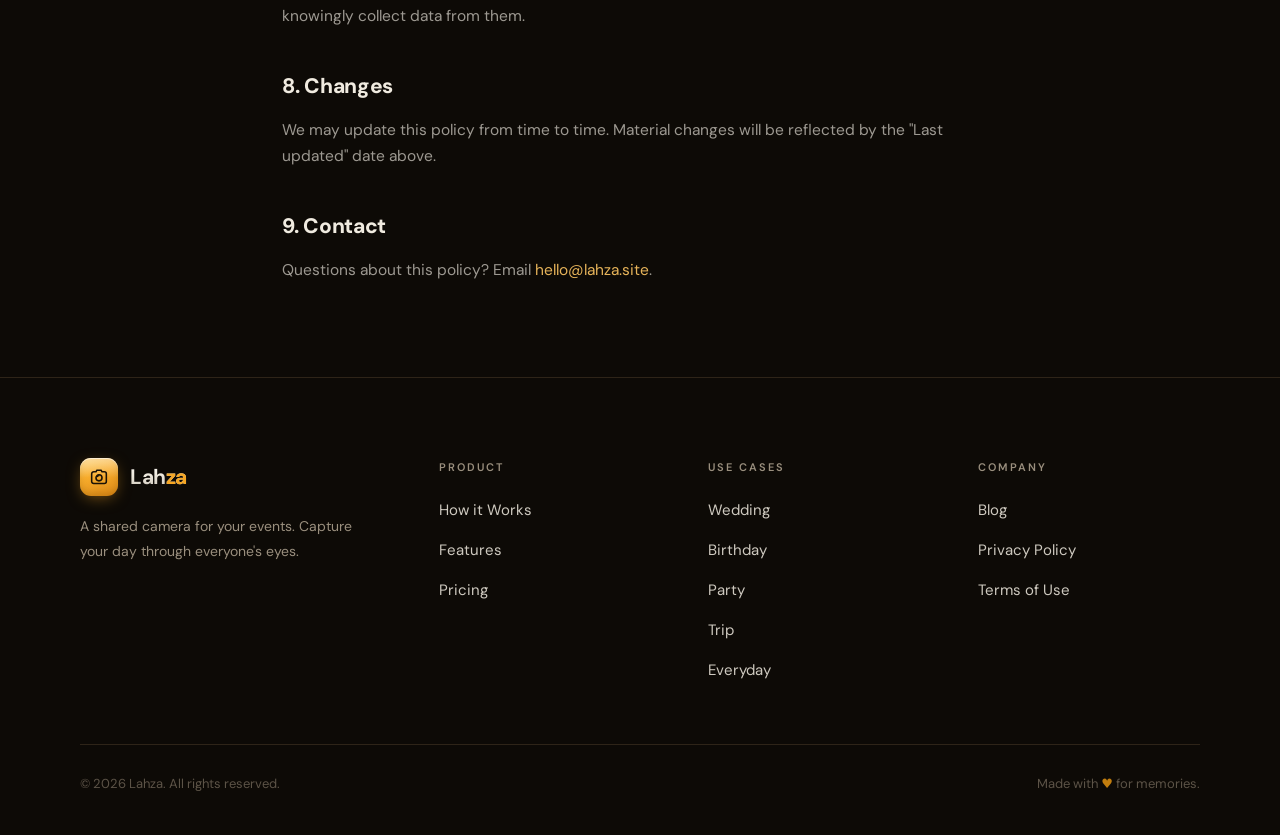
<file: privacy.html>
<!DOCTYPE html>
<html lang="en">
<head>
<meta charset="UTF-8">
<meta name="viewport" content="width=device-width, initial-scale=1.0">
<title>Privacy Policy — Lahza</title>
<meta name="description" content="How Lahza collects, uses and protects your data when you create or join a shared event camera.">
<meta name="theme-color" content="#100C0A">
<link rel="icon" href="favicon.svg" type="image/svg+xml">
<link rel="preconnect" href="https://fonts.googleapis.com">
<link rel="preconnect" href="https://fonts.gstatic.com" crossorigin>
<link rel="stylesheet" href="css/styles.css">
<style>
.legal{max-width:760px;margin:0 auto;padding:120px 22px 80px}
.legal .eyebrow{display:block;margin-bottom:14px}
.legal h1{font-size:clamp(34px,6vw,52px);font-weight:800;letter-spacing:-1px;line-height:1.05;margin-bottom:10px}
.legal .updated{color:var(--ink25,rgba(246,240,230,.4));font-size:13.5px;margin-bottom:40px}
.legal h2{font-size:21px;font-weight:800;letter-spacing:-.3px;margin:38px 0 12px}
.legal p,.legal li{color:var(--ink60,rgba(246,240,230,.62));font-size:15.5px;line-height:1.72}
.legal p{margin-bottom:14px}
.legal ul{margin:0 0 14px;padding-left:20px}
.legal li{margin-bottom:8px}
.legal a{color:var(--gold,#E7B45A)}
.legal strong{color:var(--ink,#F6F0E6);font-weight:700}
</style>
</head>
<body>
<div class="grain"></div>

<header class="nav scrolled" id="nav">
  <div class="nav-inner">
    <a href="index.html#top" class="logo">
      <span class="logo-mark"><svg viewBox="0 0 24 24" fill="none" stroke="currentColor" stroke-width="1.7" stroke-linecap="round" stroke-linejoin="round"><path d="M8.7 6.3l1-1.7h4.6l1 1.7h2.5A2.2 2.2 0 0 1 20 8.5v8.3A2.2 2.2 0 0 1 17.8 19H6.2A2.2 2.2 0 0 1 4 16.8V8.5a2.2 2.2 0 0 1 2.2-2.2z"/><circle cx="12" cy="12.9" r="3.3"/><path d="M10.1 11.6a2.5 2.5 0 0 1 1.9-1" stroke-width="1.3"/></svg></span>
      <span class="logo-word">Lah<b>za</b></span>
    </a>
    <nav class="nav-links">
      <a class="navlink" href="blog.html">Blog</a>
      <a class="navlink" href="index.html#how">How it Works</a>
      <a class="navlink" href="index.html#pricing">Pricing</a>
      <a class="btn btn-primary" href="index.html#download">Download</a>
    </nav>
    <button class="nav-toggle" id="navToggle" aria-label="Open menu">
      <svg viewBox="0 0 24 24" fill="none" stroke="currentColor" stroke-width="1.8" stroke-linecap="round"><path d="M4 7h16M4 12h16M4 17h16"/></svg>
    </button>
  </div>
</header>

<div class="mobile-menu" id="mobileMenu">
  <div class="mm-top">
    <span class="logo"><span class="logo-mark"><svg viewBox="0 0 24 24" fill="none" stroke="currentColor" stroke-width="1.7" stroke-linecap="round" stroke-linejoin="round"><path d="M8.7 6.3l1-1.7h4.6l1 1.7h2.5A2.2 2.2 0 0 1 20 8.5v8.3A2.2 2.2 0 0 1 17.8 19H6.2A2.2 2.2 0 0 1 4 16.8V8.5a2.2 2.2 0 0 1 2.2-2.2z"/><circle cx="12" cy="12.9" r="3.3"/><path d="M10.1 11.6a2.5 2.5 0 0 1 1.9-1" stroke-width="1.3"/></svg></span><span class="logo-word">Lah<b>za</b></span></span>
    <button class="mm-close" id="mmClose" aria-label="Close menu"><svg viewBox="0 0 24 24" fill="none" stroke="currentColor" stroke-width="1.8" stroke-linecap="round"><path d="M6 6l12 12M18 6L6 18"/></svg></button>
  </div>
  <nav>
    <a href="blog.html" data-mm>Blog</a>
    <a href="index.html#how" data-mm>How it Works</a>
    <a href="index.html#features" data-mm>Features</a>
    <a href="index.html#pricing" data-mm>Pricing</a>
    <a href="index.html#download" class="accent" data-mm>Download</a>
  </nav>
</div>

<main id="top">
<article class="legal">
  <span class="eyebrow">Legal</span>
  <h1>Privacy Policy</h1>
  <div class="updated">Last updated · June 7, 2026</div>

  <p>This Privacy Policy explains what information <strong>Lahza</strong> ("we", "us") collects when you create an event camera or join one as a guest, how we use it, and the choices you have. By using Lahza you agree to the practices described here.</p>

  <h2>1. Information we collect</h2>
  <ul>
    <li><strong>Account information.</strong> When you sign in with Google or Apple, we receive your name and email address. We use this only to identify you within an event and link the photos you take.</li>
    <li><strong>Photos you take.</strong> Photos you capture or upload to an event are stored so they can appear in that event's shared gallery.</li>
    <li><strong>Event data.</strong> The event you joined, your remaining shots, and basic timestamps.</li>
    <li><strong>Technical data.</strong> Standard information such as device type and approximate region, used to keep the service secure and reliable.</li>
  </ul>

  <h2>2. How we use your information</h2>
  <ul>
    <li>To let you join an event and take a limited number of shots.</li>
    <li>To display your photos in the event's shared gallery to other participants of that same event.</li>
    <li>To show event hosts who contributed each photo.</li>
    <li>To operate, secure and improve the service.</li>
  </ul>

  <h2>3. How your photos are shared</h2>
  <p>Photos you add to an event become part of that event's <strong>shared album</strong>. They are visible to the host and other guests of the same event once the album reveals. They are not made public on the open internet by us, and we do not sell your photos or personal data.</p>

  <h2>4. Storage and security</h2>
  <p>Data and photos are stored using <strong>Supabase</strong> infrastructure. We use reasonable technical and organisational measures to protect your information. No method of transmission or storage is 100% secure, but we work to safeguard your data.</p>

  <h2>5. Retention</h2>
  <p>We keep event photos and related data for as long as the event exists or as needed to provide the service. You may request deletion of your contributions (see below).</p>

  <h2>6. Your rights</h2>
  <p>You can request access to, correction of, or deletion of your personal data and the photos you contributed. To do so, contact us at <a href="mailto:hello@lahza.site">hello@lahza.site</a>.</p>

  <h2>7. Children</h2>
  <p>Lahza is not directed to children under 13 (or the minimum age in your country). We do not knowingly collect data from them.</p>

  <h2>8. Changes</h2>
  <p>We may update this policy from time to time. Material changes will be reflected by the "Last updated" date above.</p>

  <h2>9. Contact</h2>
  <p>Questions about this policy? Email <a href="mailto:hello@lahza.site">hello@lahza.site</a>.</p>
</article>
</main>

<footer class="footer">
  <div class="wrap">
    <div class="footer-grid">
      <div class="footer-brand">
        <a href="index.html#top" class="logo">
          <span class="logo-mark"><svg viewBox="0 0 24 24" fill="none" stroke="currentColor" stroke-width="1.7" stroke-linecap="round" stroke-linejoin="round"><path d="M8.7 6.3l1-1.7h4.6l1 1.7h2.5A2.2 2.2 0 0 1 20 8.5v8.3A2.2 2.2 0 0 1 17.8 19H6.2A2.2 2.2 0 0 1 4 16.8V8.5a2.2 2.2 0 0 1 2.2-2.2z"/><circle cx="12" cy="12.9" r="3.3"/><path d="M10.1 11.6a2.5 2.5 0 0 1 1.9-1" stroke-width="1.3"/></svg></span>
          <span class="logo-word">Lah<b>za</b></span>
        </a>
        <p>A shared camera for your events. Capture your day through everyone's eyes.</p>
      </div>
      <div class="footer-col">
        <h4>Product</h4>
        <ul><li><a href="index.html#how">How it Works</a></li><li><a href="index.html#features">Features</a></li><li><a href="index.html#pricing">Pricing</a></li></ul>
      </div>
      <div class="footer-col">
        <h4>Use Cases</h4>
        <ul><li><a href="index.html#usecases">Wedding</a></li><li><a href="index.html#usecases">Birthday</a></li><li><a href="index.html#usecases">Party</a></li><li><a href="index.html#usecases">Trip</a></li><li><a href="index.html#usecases">Everyday</a></li></ul>
      </div>
      <div class="footer-col">
        <h4>Company</h4>
        <ul><li><a href="blog.html">Blog</a></li><li><a href="privacy.html">Privacy Policy</a></li><li><a href="terms.html">Terms of Use</a></li></ul>
      </div>
    </div>
    <div class="footer-bar">
      <span>© 2026 Lahza. All rights reserved.</span>
      <span>Made with <span class="heart">♥</span> for memories.</span>
    </div>
  </div>
</footer>

<script src="js/main.js"></script>
</body>
</html>
</file>
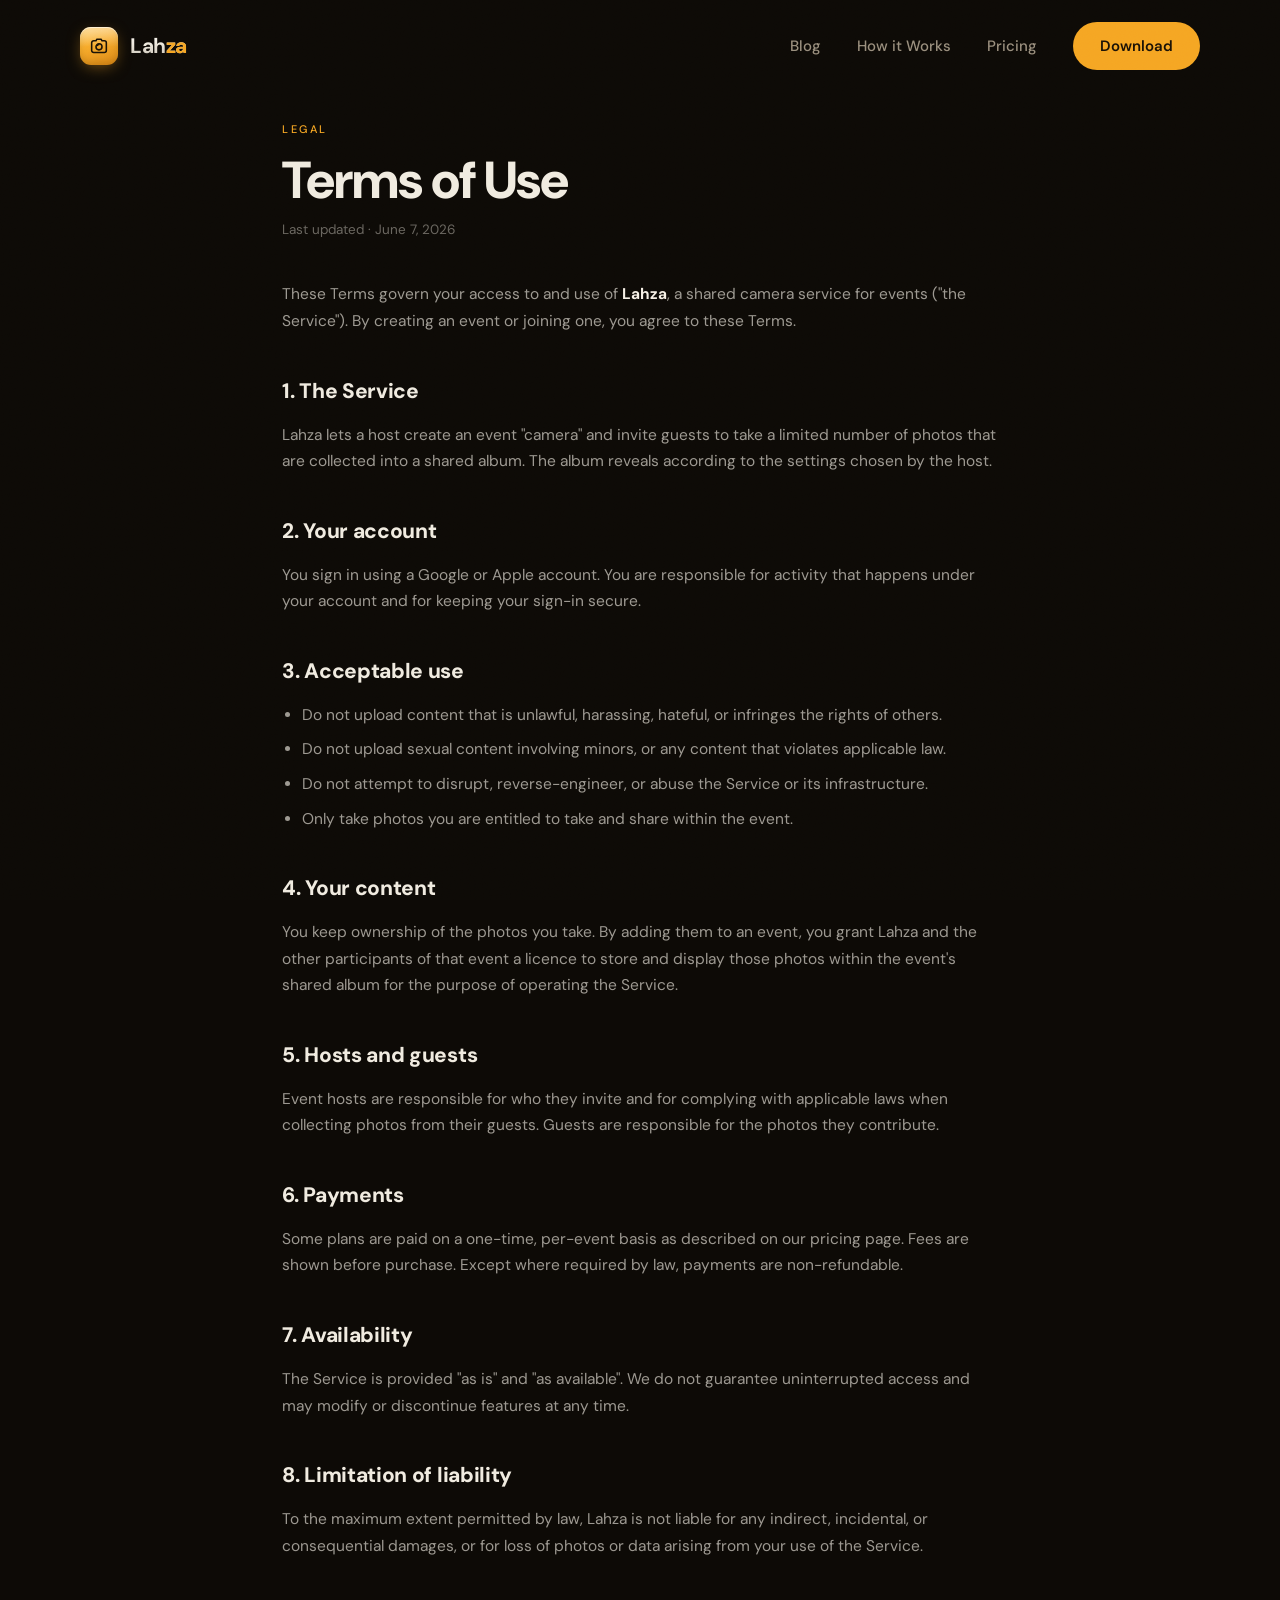
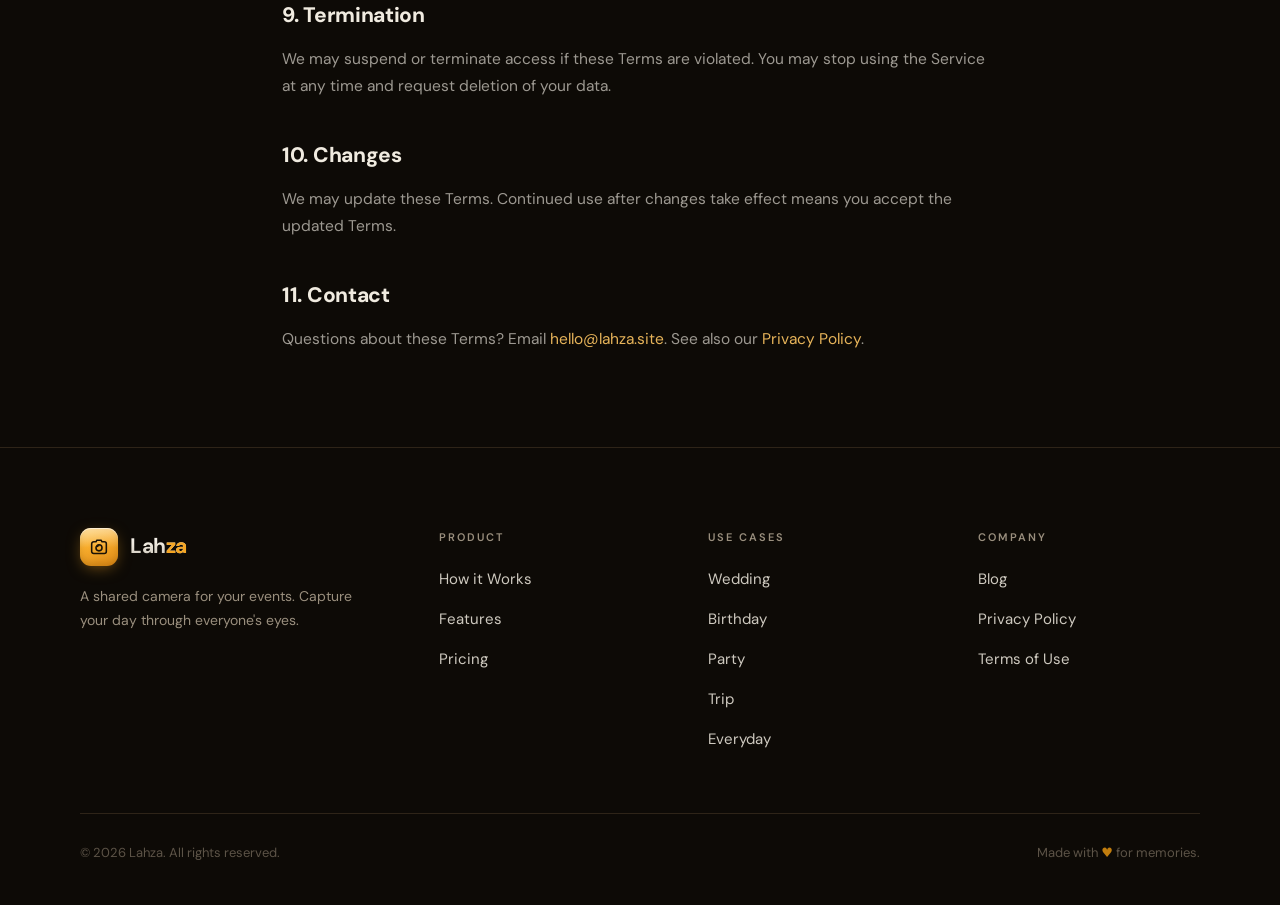
<file: terms.html>
<!DOCTYPE html>
<html lang="en">
<head>
<meta charset="UTF-8">
<meta name="viewport" content="width=device-width, initial-scale=1.0">
<title>Terms of Use — Lahza</title>
<meta name="description" content="The terms that govern your use of Lahza, the shared camera for your events.">
<meta name="theme-color" content="#100C0A">
<link rel="icon" href="favicon.svg" type="image/svg+xml">
<link rel="preconnect" href="https://fonts.googleapis.com">
<link rel="preconnect" href="https://fonts.gstatic.com" crossorigin>
<link rel="stylesheet" href="css/styles.css">
<style>
.legal{max-width:760px;margin:0 auto;padding:120px 22px 80px}
.legal .eyebrow{display:block;margin-bottom:14px}
.legal h1{font-size:clamp(34px,6vw,52px);font-weight:800;letter-spacing:-1px;line-height:1.05;margin-bottom:10px}
.legal .updated{color:var(--ink25,rgba(246,240,230,.4));font-size:13.5px;margin-bottom:40px}
.legal h2{font-size:21px;font-weight:800;letter-spacing:-.3px;margin:38px 0 12px}
.legal p,.legal li{color:var(--ink60,rgba(246,240,230,.62));font-size:15.5px;line-height:1.72}
.legal p{margin-bottom:14px}
.legal ul{margin:0 0 14px;padding-left:20px}
.legal li{margin-bottom:8px}
.legal a{color:var(--gold,#E7B45A)}
.legal strong{color:var(--ink,#F6F0E6);font-weight:700}
</style>
</head>
<body>
<div class="grain"></div>

<header class="nav scrolled" id="nav">
  <div class="nav-inner">
    <a href="index.html#top" class="logo">
      <span class="logo-mark"><svg viewBox="0 0 24 24" fill="none" stroke="currentColor" stroke-width="1.7" stroke-linecap="round" stroke-linejoin="round"><path d="M8.7 6.3l1-1.7h4.6l1 1.7h2.5A2.2 2.2 0 0 1 20 8.5v8.3A2.2 2.2 0 0 1 17.8 19H6.2A2.2 2.2 0 0 1 4 16.8V8.5a2.2 2.2 0 0 1 2.2-2.2z"/><circle cx="12" cy="12.9" r="3.3"/><path d="M10.1 11.6a2.5 2.5 0 0 1 1.9-1" stroke-width="1.3"/></svg></span>
      <span class="logo-word">Lah<b>za</b></span>
    </a>
    <nav class="nav-links">
      <a class="navlink" href="blog.html">Blog</a>
      <a class="navlink" href="index.html#how">How it Works</a>
      <a class="navlink" href="index.html#pricing">Pricing</a>
      <a class="btn btn-primary" href="index.html#download">Download</a>
    </nav>
    <button class="nav-toggle" id="navToggle" aria-label="Open menu">
      <svg viewBox="0 0 24 24" fill="none" stroke="currentColor" stroke-width="1.8" stroke-linecap="round"><path d="M4 7h16M4 12h16M4 17h16"/></svg>
    </button>
  </div>
</header>

<div class="mobile-menu" id="mobileMenu">
  <div class="mm-top">
    <span class="logo"><span class="logo-mark"><svg viewBox="0 0 24 24" fill="none" stroke="currentColor" stroke-width="1.7" stroke-linecap="round" stroke-linejoin="round"><path d="M8.7 6.3l1-1.7h4.6l1 1.7h2.5A2.2 2.2 0 0 1 20 8.5v8.3A2.2 2.2 0 0 1 17.8 19H6.2A2.2 2.2 0 0 1 4 16.8V8.5a2.2 2.2 0 0 1 2.2-2.2z"/><circle cx="12" cy="12.9" r="3.3"/><path d="M10.1 11.6a2.5 2.5 0 0 1 1.9-1" stroke-width="1.3"/></svg></span><span class="logo-word">Lah<b>za</b></span></span>
    <button class="mm-close" id="mmClose" aria-label="Close menu"><svg viewBox="0 0 24 24" fill="none" stroke="currentColor" stroke-width="1.8" stroke-linecap="round"><path d="M6 6l12 12M18 6L6 18"/></svg></button>
  </div>
  <nav>
    <a href="blog.html" data-mm>Blog</a>
    <a href="index.html#how" data-mm>How it Works</a>
    <a href="index.html#features" data-mm>Features</a>
    <a href="index.html#pricing" data-mm>Pricing</a>
    <a href="index.html#download" class="accent" data-mm>Download</a>
  </nav>
</div>

<main id="top">
<article class="legal">
  <span class="eyebrow">Legal</span>
  <h1>Terms of Use</h1>
  <div class="updated">Last updated · June 7, 2026</div>

  <p>These Terms govern your access to and use of <strong>Lahza</strong>, a shared camera service for events ("the Service"). By creating an event or joining one, you agree to these Terms.</p>

  <h2>1. The Service</h2>
  <p>Lahza lets a host create an event "camera" and invite guests to take a limited number of photos that are collected into a shared album. The album reveals according to the settings chosen by the host.</p>

  <h2>2. Your account</h2>
  <p>You sign in using a Google or Apple account. You are responsible for activity that happens under your account and for keeping your sign-in secure.</p>

  <h2>3. Acceptable use</h2>
  <ul>
    <li>Do not upload content that is unlawful, harassing, hateful, or infringes the rights of others.</li>
    <li>Do not upload sexual content involving minors, or any content that violates applicable law.</li>
    <li>Do not attempt to disrupt, reverse-engineer, or abuse the Service or its infrastructure.</li>
    <li>Only take photos you are entitled to take and share within the event.</li>
  </ul>

  <h2>4. Your content</h2>
  <p>You keep ownership of the photos you take. By adding them to an event, you grant Lahza and the other participants of that event a licence to store and display those photos within the event's shared album for the purpose of operating the Service.</p>

  <h2>5. Hosts and guests</h2>
  <p>Event hosts are responsible for who they invite and for complying with applicable laws when collecting photos from their guests. Guests are responsible for the photos they contribute.</p>

  <h2>6. Payments</h2>
  <p>Some plans are paid on a one-time, per-event basis as described on our pricing page. Fees are shown before purchase. Except where required by law, payments are non-refundable.</p>

  <h2>7. Availability</h2>
  <p>The Service is provided "as is" and "as available". We do not guarantee uninterrupted access and may modify or discontinue features at any time.</p>

  <h2>8. Limitation of liability</h2>
  <p>To the maximum extent permitted by law, Lahza is not liable for any indirect, incidental, or consequential damages, or for loss of photos or data arising from your use of the Service.</p>

  <h2>9. Termination</h2>
  <p>We may suspend or terminate access if these Terms are violated. You may stop using the Service at any time and request deletion of your data.</p>

  <h2>10. Changes</h2>
  <p>We may update these Terms. Continued use after changes take effect means you accept the updated Terms.</p>

  <h2>11. Contact</h2>
  <p>Questions about these Terms? Email <a href="mailto:hello@lahza.site">hello@lahza.site</a>. See also our <a href="privacy.html">Privacy Policy</a>.</p>
</article>
</main>

<footer class="footer">
  <div class="wrap">
    <div class="footer-grid">
      <div class="footer-brand">
        <a href="index.html#top" class="logo">
          <span class="logo-mark"><svg viewBox="0 0 24 24" fill="none" stroke="currentColor" stroke-width="1.7" stroke-linecap="round" stroke-linejoin="round"><path d="M8.7 6.3l1-1.7h4.6l1 1.7h2.5A2.2 2.2 0 0 1 20 8.5v8.3A2.2 2.2 0 0 1 17.8 19H6.2A2.2 2.2 0 0 1 4 16.8V8.5a2.2 2.2 0 0 1 2.2-2.2z"/><circle cx="12" cy="12.9" r="3.3"/><path d="M10.1 11.6a2.5 2.5 0 0 1 1.9-1" stroke-width="1.3"/></svg></span>
          <span class="logo-word">Lah<b>za</b></span>
        </a>
        <p>A shared camera for your events. Capture your day through everyone's eyes.</p>
      </div>
      <div class="footer-col">
        <h4>Product</h4>
        <ul><li><a href="index.html#how">How it Works</a></li><li><a href="index.html#features">Features</a></li><li><a href="index.html#pricing">Pricing</a></li></ul>
      </div>
      <div class="footer-col">
        <h4>Use Cases</h4>
        <ul><li><a href="index.html#usecases">Wedding</a></li><li><a href="index.html#usecases">Birthday</a></li><li><a href="index.html#usecases">Party</a></li><li><a href="index.html#usecases">Trip</a></li><li><a href="index.html#usecases">Everyday</a></li></ul>
      </div>
      <div class="footer-col">
        <h4>Company</h4>
        <ul><li><a href="blog.html">Blog</a></li><li><a href="privacy.html">Privacy Policy</a></li><li><a href="terms.html">Terms of Use</a></li></ul>
      </div>
    </div>
    <div class="footer-bar">
      <span>© 2026 Lahza. All rights reserved.</span>
      <span>Made with <span class="heart">♥</span> for memories.</span>
    </div>
  </div>
</footer>

<script src="js/main.js"></script>
</body>
</html>
</file>
<file: css/styles.css>
/* ============================================================
   Lahza — Landing Page
   Design tokens per brief v1.0
   ============================================================ */

@import url('https://fonts.googleapis.com/css2?family=Cormorant+Garamond:ital,wght@0,400;0,500;0,600;0,700;1,400;1,500;1,600;1,700&family=DM+Sans:opsz,wght@9..40,300;9..40,400;9..40,500;9..40,600;9..40,700&display=swap');

:root {
  /* Backgrounds */
  --bg-1: #0D0A06;   /* primary — near black, warm */
  --bg-2: #1A1209;   /* card / surface */
  --bg-3: #231810;   /* hover */

  /* Accent (tweakable) */
  --accent: #F5A623;        /* primary gold */
  --accent-muted: #C17D0E;  /* secondary gold */
  --accent-rgb: 245, 166, 35;

  /* Text */
  --text-1: #F0EBE0;  /* off white */
  --text-2: #9A8F7E;  /* muted */
  --text-3: #5C5347;  /* placeholder / disabled */

  /* Lines */
  --border: #2E2418;
  --border-accent: #4A3520;

  /* Type */
  --display: 'Cormorant Garamond', Georgia, serif;
  --body: 'DM Sans', system-ui, sans-serif;

  /* Layout */
  --maxw: 1280px;
  --gutter: 80px;
  --section-pad: 160px;

  /* Radii */
  --r-card: 16px;
  --r-btn: 8px;
  --r-pill: 100px;

  /* Motion (tweakable) */
  --motion-scale: 1;
  --grain-opacity: 0.05;
}

* { box-sizing: border-box; margin: 0; padding: 0; }

html { scroll-behavior: smooth; }

body {
  background: var(--bg-1);
  color: var(--text-1);
  font-family: var(--body);
  font-size: 16px;
  line-height: 1.75;
  font-weight: 400;
  -webkit-font-smoothing: antialiased;
  text-rendering: optimizeLegibility;
  overflow-x: clip;
}

img { display: block; max-width: 100%; }
a { color: inherit; text-decoration: none; }

/* ---- Grain overlay ---- */
.grain {
  position: fixed;
  inset: 0;
  z-index: 9000;
  pointer-events: none;
  opacity: var(--grain-opacity);
  background-image: url("data:image/svg+xml,%3Csvg xmlns='http://www.w3.org/2000/svg' width='160' height='160'%3E%3Cfilter id='n'%3E%3CfeTurbulence type='fractalNoise' baseFrequency='0.85' numOctaves='3' stitchTiles='stitch'/%3E%3C/filter%3E%3Crect width='100%25' height='100%25' filter='url(%23n)'/%3E%3C/svg%3E");
  mix-blend-mode: overlay;
}

/* ============================================================
   Layout helpers
   ============================================================ */
.wrap {
  max-width: var(--maxw);
  margin: 0 auto;
  padding: 0 var(--gutter);
}

section { position: relative; }
.section-pad { padding-block: var(--section-pad); }

/* ---- Eyebrow ---- */
.eyebrow {
  font-family: var(--body);
  font-size: 11px;
  font-weight: 500;
  letter-spacing: 2.5px;
  text-transform: uppercase;
  color: var(--accent);
  display: inline-block;
}

/* ---- Headings ---- */
.h1 {
  font-family: var(--display);
  font-style: italic;
  font-weight: 500;
  font-size: clamp(48px, 7vw, 96px);
  line-height: 0.98;
  letter-spacing: -2px;
}
.h2 {
  font-family: var(--display);
  font-weight: 500;
  font-size: clamp(38px, 5vw, 64px);
  line-height: 1.04;
  letter-spacing: -1px;
}
.h2.italic { font-style: italic; }
.h3 {
  font-family: var(--display);
  font-weight: 500;
  font-size: clamp(28px, 3vw, 40px);
  line-height: 1.1;
}
.accent { color: var(--accent); }
.lead {
  color: var(--text-2);
  font-size: 17px;
  line-height: 1.75;
  max-width: 46ch;
}

/* ============================================================
   Buttons
   ============================================================ */
.btn {
  display: inline-flex;
  align-items: center;
  gap: 10px;
  height: 48px;
  padding: 0 26px;
  border-radius: var(--r-pill);
  font-family: var(--body);
  font-weight: 500;
  font-size: 15px;
  cursor: pointer;
  border: 1px solid transparent;
  transition: transform .25s ease, box-shadow .3s ease, background .25s ease, border-color .25s ease;
  white-space: nowrap;
}
.btn svg { width: 18px; height: 18px; }
.btn-primary {
  background: var(--accent);
  color: #1a1206;
  font-weight: 600;
}
.btn-primary:hover {
  transform: scale(calc(1 + .03 * var(--motion-scale)));
  box-shadow: 0 0 0 1px rgba(var(--accent-rgb), .4), 0 12px 40px -8px rgba(var(--accent-rgb), .55);
}
.btn-ghost {
  background: transparent;
  color: var(--accent);
  border-color: var(--border-accent);
}
.btn-ghost:hover {
  background: rgba(var(--accent-rgb), .07);
  border-color: var(--accent);
}
.btn-light {
  background: var(--text-1);
  color: #1a1206;
  font-weight: 600;
}
.btn-light:hover { transform: scale(calc(1 + .03 * var(--motion-scale))); }
.btn-outline-light {
  background: rgba(240, 235, 224, .04);
  color: var(--text-1);
  border-color: rgba(240, 235, 224, .3);
}
.btn-outline-light:hover { border-color: var(--text-1); background: rgba(240,235,224,.08); }

.store-btn {
  display: inline-flex;
  align-items: center;
  gap: 12px;
  height: 56px;
  padding: 0 22px;
  border-radius: var(--r-pill);
}
.store-btn svg { width: 24px; height: 24px; flex: none; }
.store-btn .sb-top { font-size: 10px; letter-spacing: 1.5px; text-transform: uppercase; opacity: .8; line-height: 1.1; }
.store-btn .sb-main { font-size: 17px; font-weight: 600; line-height: 1.1; }
.store-btn .sb-stack { display: flex; flex-direction: column; align-items: flex-start; }

.text-link {
  color: var(--accent);
  display: inline-flex;
  align-items: center;
  gap: 6px;
  font-weight: 500;
  font-size: 15px;
  position: relative;
}
.text-link::after {
  content: '';
  position: absolute;
  left: 0; bottom: -2px;
  width: 0; height: 1px;
  background: var(--accent);
  transition: width .3s ease;
}
.text-link:hover::after { width: 100%; }
.text-link svg { width: 16px; height: 16px; transition: transform .3s ease; }
.text-link:hover svg { transform: translateX(4px); }

/* ============================================================
   Status pills
   ============================================================ */
.pill {
  display: inline-flex;
  align-items: center;
  gap: 7px;
  height: 26px;
  padding: 0 12px;
  border-radius: var(--r-pill);
  font-size: 11px;
  font-weight: 600;
  letter-spacing: .5px;
}
.pill .dot { width: 6px; height: 6px; border-radius: 50%; }
.pill-live { background: rgba(var(--accent-rgb), .15); color: var(--accent); }
.pill-live .dot { background: var(--accent); box-shadow: 0 0 0 0 rgba(var(--accent-rgb),.6); animation: ping 2s infinite; }
.pill-ended { background: rgba(154,143,126,.12); color: var(--text-2); }
.pill-ended .dot { background: var(--text-2); }
@keyframes ping {
  0% { box-shadow: 0 0 0 0 rgba(var(--accent-rgb),.5); }
  70% { box-shadow: 0 0 0 6px rgba(var(--accent-rgb),0); }
  100% { box-shadow: 0 0 0 0 rgba(var(--accent-rgb),0); }
}

/* ============================================================
   Logo
   ============================================================ */
.logo { display: inline-flex; align-items: center; gap: 12px; }
.logo-mark {
  position: relative;
  width: 38px; height: 38px;
  border-radius: 11px;
  background: linear-gradient(158deg, #FFCD61 0%, #F7AC2C 42%, #DD8916 100%);
  display: grid; place-items: center;
  color: #1a1206;
  overflow: hidden;
  box-shadow:
    0 4px 16px -4px rgba(var(--accent-rgb), .55),
    inset 0 1px 0 rgba(255, 255, 255, .55),
    inset 0 -3px 6px rgba(120, 70, 0, .25);
}
/* glossy top highlight */
.logo-mark::before {
  content: '';
  position: absolute;
  inset: 0;
  background: linear-gradient(180deg, rgba(255, 255, 255, .42), rgba(255, 255, 255, 0) 52%);
  pointer-events: none;
}
.logo-mark svg { position: relative; z-index: 1; width: 22px; height: 22px; }
.logo-word {
  font-size: 21px;
  font-weight: 700;
  letter-spacing: -.4px;
  background: linear-gradient(178deg, #FFFFFF 0%, #EFEADF 42%, #B7B0A2 100%);
  -webkit-background-clip: text;
  background-clip: text;
  color: transparent;
  -webkit-text-fill-color: transparent;
}
.logo-word b { font-weight: 700; color: var(--accent); -webkit-text-fill-color: var(--accent); }

/* ============================================================
   Navigation
   ============================================================ */
.nav {
  position: fixed;
  top: 0; left: 0; right: 0;
  z-index: 1000;
  transition: background .4s ease, backdrop-filter .4s ease, border-color .4s ease;
  border-bottom: 1px solid transparent;
}
.nav.scrolled {
  background: rgba(13, 10, 6, 0.85);
  backdrop-filter: blur(12px);
  -webkit-backdrop-filter: blur(12px);
  border-bottom-color: var(--border);
}
.nav-inner {
  max-width: var(--maxw);
  margin: 0 auto;
  padding: 22px var(--gutter);
  display: flex;
  align-items: center;
  justify-content: space-between;
}
.nav-links { display: flex; align-items: center; gap: 36px; }
.nav-links a.navlink {
  font-size: 15px;
  color: var(--text-2);
  font-weight: 500;
  transition: color .25s ease;
}
.nav-links a.navlink:hover { color: var(--text-1); }
.nav-toggle { display: none; background: none; border: 0; color: var(--text-1); cursor: pointer; }
.nav-toggle svg { width: 26px; height: 26px; }

/* Mobile overlay menu */
.mobile-menu {
  position: fixed;
  inset: 0;
  z-index: 1500;
  background: rgba(13,10,6,.97);
  backdrop-filter: blur(8px);
  display: flex;
  flex-direction: column;
  padding: 28px var(--gutter);
  opacity: 0;
  pointer-events: none;
  transition: opacity .35s ease;
}
.mobile-menu.open { opacity: 1; pointer-events: auto; }
.mobile-menu .mm-top { display: flex; align-items: center; justify-content: space-between; }
.mobile-menu .mm-close { background: none; border: 0; color: var(--text-1); cursor: pointer; }
.mobile-menu .mm-close svg { width: 28px; height: 28px; }
.mobile-menu nav {
  margin-top: auto; margin-bottom: auto;
  display: flex; flex-direction: column; gap: 8px;
}
.mobile-menu nav a {
  font-family: var(--display);
  font-style: italic;
  font-size: 40px;
  color: var(--text-1);
}
.mobile-menu nav a.accent { color: var(--accent); }

/* ============================================================
   Phone mockup
   ============================================================ */
.phone {
  position: relative;
  border-radius: 46px;
  padding: 9px;
  background: linear-gradient(150deg, #3a342c, #15110b 55%);
  box-shadow:
    0 2px 4px rgba(0,0,0,.6),
    0 50px 90px -30px rgba(0,0,0,.85),
    inset 0 0 0 1px rgba(255,255,255,.04);
}
.phone-screen {
  position: relative;
  border-radius: 38px;
  overflow: hidden;
  background: #000;
  aspect-ratio: 535 / 1130;
}
.phone-screen img { width: 100%; height: 100%; object-fit: cover; }

/* ============================================================
   HERO
   ============================================================ */
.hero {
  position: relative;
  padding-top: 200px;
  padding-bottom: 120px;
  overflow: hidden;
}
.hero::before {
  content: '';
  position: absolute;
  top: -10%; left: -10%;
  width: 70%; height: 90%;
  background: radial-gradient(circle at 30% 30%, rgba(var(--accent-rgb), .10), transparent 60%);
  pointer-events: none;
}
.hero-grid {
  display: grid;
  grid-template-columns: 55fr 45fr;
  gap: 56px;
  align-items: center;
}
.hero-copy { max-width: 600px; }
.hero h1 { margin: 22px 0 26px; }
.hero .lead { margin-bottom: 36px; }
.hero-cta { display: flex; gap: 14px; flex-wrap: wrap; }

.hero-visual { position: relative; display: grid; place-items: center; }
.hero-visual::before {
  content: '';
  position: absolute;
  width: 80%; height: 70%;
  border-radius: 50%;
  background: radial-gradient(circle, rgba(var(--accent-rgb), .22), transparent 65%);
  filter: blur(30px);
}
.hero-phone {
  position: relative;
  width: min(320px, 78%);
  transform: rotate(-5deg);
  animation: float calc(4s / var(--motion-scale)) ease-in-out infinite;
}
@keyframes float {
  0%, 100% { transform: rotate(-5deg) translateY(0); }
  50% { transform: rotate(-5deg) translateY(-16px); }
}

.hero-bg-photo {
  position: absolute;
  inset: 0;
  z-index: -1;
  background-size: cover;
  background-position: center;
  filter: grayscale(1) brightness(.4);
  opacity: .25;
  -webkit-mask-image: radial-gradient(circle at 70% 40%, black, transparent 70%);
  mask-image: radial-gradient(circle at 70% 40%, black, transparent 70%);
}

/* ============================================================
   Image placeholder (for missing photography)
   ============================================================ */
.ph {
  position: relative;
  background-color: var(--bg-2);
  background-image: repeating-linear-gradient(
    45deg,
    rgba(154,143,126,.05) 0px,
    rgba(154,143,126,.05) 1px,
    transparent 1px,
    transparent 9px
  );
  display: grid;
  place-items: center;
  overflow: hidden;
}
.ph::after {
  content: attr(data-label);
  font-family: ui-monospace, 'SF Mono', Menlo, monospace;
  font-size: 11px;
  letter-spacing: 1px;
  text-transform: uppercase;
  color: var(--text-3);
  padding: 6px 10px;
  text-align: center;
}

/* ============================================================
   STATS BAR
   ============================================================ */
.stats {
  background: var(--bg-2);
  border-block: 1px solid var(--border);
}
.stats-grid {
  display: grid;
  grid-template-columns: repeat(4, 1fr);
  padding-block: 64px;
}
.stat { text-align: center; padding: 0 24px; position: relative; }
.stat + .stat::before {
  content: '';
  position: absolute;
  left: 0; top: 50%;
  transform: translateY(-50%);
  width: 1px; height: 64px;
  background: var(--border);
}
.stat-num {
  font-family: var(--display);
  font-weight: 700;
  font-size: 52px;
  line-height: 1;
  color: var(--text-1);
}
.stat-num .accent { color: var(--accent); }
.stat-label {
  margin-top: 10px;
  font-size: 11px;
  letter-spacing: 2px;
  text-transform: uppercase;
  color: var(--accent-muted);
  font-weight: 500;
}

/* ============================================================
   HOW IT WORKS
   ============================================================ */
.section-head { max-width: 620px; margin-bottom: 96px; }
.section-head .eyebrow { margin-bottom: 18px; }

.step {
  display: grid;
  grid-template-columns: 1fr 1fr;
  gap: 72px;
  align-items: center;
  margin-bottom: 140px;
}
.step:last-child { margin-bottom: 0; }
.step.reverse .step-media { order: -1; }
.step-num {
  font-family: var(--display);
  font-weight: 700;
  font-style: italic;
  font-size: 120px;
  line-height: .8;
  color: var(--accent);
  opacity: .85;
  margin-bottom: 18px;
}
.step h3 { margin-bottom: 18px; }
.step p { color: var(--text-2); max-width: 40ch; font-size: 17px; }
.step-media { display: grid; place-items: center; }
.step-media .phone { width: min(290px, 80%); }
.step-media .step-frame {
  position: relative;
  width: 100%;
  border-radius: var(--r-card);
  overflow: hidden;
  border: 1px solid var(--border);
}

/* Invite / QR mock screen */
.invite-mock {
  position: absolute;
  inset: 0;
  background: var(--bg-1);
  display: flex;
  flex-direction: column;
  align-items: center;
  justify-content: center;
  gap: 18px;
  padding: 30px;
}
.invite-mock .qr-big {
  width: 60%;
  aspect-ratio: 1;
  background: var(--text-1);
  border-radius: 12px;
  padding: 9%;
  display: grid;
  place-items: center;
}
.invite-mock .qr-big svg { width: 100%; height: 100%; }
.invite-label { font-size: 11px; letter-spacing: 3px; color: var(--accent); font-weight: 600; }
.invite-event { font-family: var(--display); font-style: italic; font-size: 26px; color: var(--text-1); }

/* ============================================================
   USE CASES (full-bleed tabbed)
   ============================================================ */
.usecases {
  position: relative;
  overflow: hidden;
  padding-block: var(--section-pad);
}
.usecases-bg {
  position: absolute;
  inset: 0;
  z-index: 0;
  background-size: cover;
  background-position: center;
  filter: grayscale(1) brightness(.32) sepia(.3);
  transition: opacity .8s ease;
}
.usecases::after {
  content: '';
  position: absolute;
  inset: 0;
  z-index: 1;
  background: linear-gradient(180deg, rgba(13,10,6,.7), rgba(13,10,6,.85)), radial-gradient(circle at 50% 0%, rgba(13,10,6,.4), rgba(13,10,6,.9));
}
.usecases .wrap { position: relative; z-index: 2; }
.usecases-quote { text-align: center; max-width: 16ch; margin: 18px auto 0; }
.usecases-quote .qmark { color: var(--accent); font-family: var(--display); }
.tabs {
  display: flex;
  justify-content: center;
  gap: 8px;
  flex-wrap: wrap;
  margin: 48px 0 56px;
}
.tab {
  background: transparent;
  border: 1px solid var(--border-accent);
  color: var(--text-2);
  height: 40px;
  padding: 0 22px;
  border-radius: var(--r-pill);
  font-family: var(--body);
  font-size: 14px;
  font-weight: 500;
  cursor: pointer;
  transition: all .25s ease;
}
.tab:hover { color: var(--text-1); border-color: var(--text-2); }
.tab.active { background: var(--accent); color: #1a1206; border-color: var(--accent); font-weight: 600; }

.usecase-stage { display: grid; place-items: center; min-height: 560px; }
.usecase-panel {
  display: none;
  flex-direction: column;
  align-items: center;
  text-align: center;
}
.usecase-panel.active { display: flex; animation: ucfade .7s ease; }
@keyframes ucfade { from { opacity: 0; transform: translateY(16px); } to { opacity: 1; transform: translateY(0); } }
.usecase-phones { position: relative; height: 500px; display: flex; justify-content: center; align-items: center; }
.usecase-phones .phone { position: absolute; width: 230px; }
.usecase-phones .phone.back { transform: rotate(8deg) translateX(70px) scale(.92); opacity: .8; filter: brightness(.8); }
.usecase-phones .phone.front { transform: rotate(-6deg) translateX(-50px); z-index: 2; }
.usecase-caption { position: relative; z-index: 3; color: var(--text-1); font-size: 19px; max-width: 44ch; margin-top: 40px; }
.usecase-caption .accent { color: var(--accent); }

/* ============================================================
   FEATURES
   ============================================================ */
.features-grid {
  display: grid;
  grid-template-columns: repeat(3, 1fr);
  gap: 28px;
}
.feature-card {
  background: var(--bg-2);
  border: 1px solid var(--border);
  border-radius: var(--r-card);
  padding: 36px 32px 32px;
  transition: border-color .3s ease, box-shadow .3s ease, transform .3s ease;
  display: flex;
  flex-direction: column;
}
.feature-card:hover {
  border-color: var(--border-accent);
  box-shadow: 0 0 0 1px rgba(var(--accent-rgb),.12), 0 24px 60px -28px rgba(var(--accent-rgb),.4);
  transform: translateY(-4px);
}
.feature-icon {
  width: 52px; height: 52px;
  border-radius: 13px;
  background: rgba(var(--accent-rgb), .1);
  border: 1px solid rgba(var(--accent-rgb), .25);
  display: grid; place-items: center;
  color: var(--accent);
  margin-bottom: 28px;
}
.feature-icon svg { width: 26px; height: 26px; }
.feature-card h3 { margin-bottom: 12px; }
.feature-card p { color: var(--text-2); font-size: 15px; margin-bottom: 26px; }
.feature-visual {
  margin-top: auto;
  border-radius: 12px;
  border: 1px solid var(--border);
  background: var(--bg-1);
  aspect-ratio: 16/10;
  display: grid;
  place-items: center;
  overflow: hidden;
  position: relative;
}

/* shot counter visual */
.shot-counter { text-align: center; }
.shot-counter .num { font-family: var(--display); font-weight: 700; font-size: 64px; color: var(--accent); line-height: 1; }
.shot-counter .lbl { font-size: 10px; letter-spacing: 2.5px; text-transform: uppercase; color: var(--text-2); margin-top: 4px; }
/* clock visual */
.clock-vis { text-align: center; }
.clock-vis .ends { font-size: 10px; letter-spacing: 3px; color: var(--text-2); text-transform: uppercase; }
.clock-vis .time { font-family: var(--display); font-weight: 700; font-size: 56px; color: var(--text-1); letter-spacing: 2px; }
.clock-vis .time .accent { color: var(--accent); }
/* qr visual */
.qr-vis { width: 96px; height: 96px; position: relative; }
.qr-vis img { image-rendering: pixelated; border-radius: 6px; }
.qr-scan {
  position: absolute; left: 0; right: 0; height: 2px;
  background: var(--accent);
  box-shadow: 0 0 12px 2px rgba(var(--accent-rgb),.7);
  animation: scan calc(2.4s / var(--motion-scale)) ease-in-out infinite;
}
@keyframes scan { 0%,100% { top: 4%; } 50% { top: 92%; } }

/* ============================================================
   TESTIMONIALS
   ============================================================ */
.testi-grid {
  display: grid;
  grid-template-columns: repeat(3, 1fr);
  gap: 28px;
  align-items: start;
}
.testi-card {
  background: var(--bg-2);
  border: 1px solid var(--border);
  border-top: 2px solid rgba(var(--accent-rgb), .5);
  border-radius: var(--r-card);
  padding: 32px;
}
.testi-grid .testi-card:nth-child(2) { transform: translateY(36px); }
.stars { display: flex; gap: 3px; color: var(--accent); margin-bottom: 18px; }
.stars svg { width: 16px; height: 16px; }
.testi-text {
  font-family: var(--display);
  font-style: italic;
  font-size: 21px;
  line-height: 1.45;
  color: var(--text-1);
  margin-bottom: 22px;
}
.testi-meta { font-size: 13px; color: var(--text-2); }
.testi-meta b { color: var(--text-1); font-weight: 600; }

/* ============================================================
   PRICING (interactive — pick participants, price updates)
   ============================================================ */
.pricing-layout {
  display: grid;
  grid-template-columns: 1fr 1fr;
  gap: 80px;
  align-items: center;
}
.pricing-copy .eyebrow { margin-bottom: 18px; }
.pricing-copy h2 { margin-bottom: 26px; }
.pricing-copy .lead { margin-bottom: 36px; }

.pricing-card {
  background: var(--bg-2);
  border: 1px solid var(--border);
  border-radius: 24px;
  padding: 44px;
}
.pc-head {
  display: flex;
  align-items: flex-start;
  justify-content: space-between;
  gap: 24px;
  margin-bottom: 30px;
}
.pc-title {
  font-family: var(--display);
  font-weight: 500;
  font-size: 40px;
  line-height: 1.05;
  color: var(--text-1);
}
.pc-title #pcCount { color: var(--accent); }
.pc-price {
  font-family: var(--display);
  font-weight: 600;
  font-size: 40px;
  line-height: 1.05;
  color: var(--accent);
  white-space: nowrap;
}
.pc-price small { font-family: var(--body); font-size: 14px; font-weight: 400; color: var(--text-2); }

/* bump animation on change */
.pc-anim { display: inline-block; }
.pc-anim.bump { animation: pcBump .35s cubic-bezier(.2,.7,.2,1); }
@keyframes pcBump {
  0% { opacity: .2; transform: translateY(8px); }
  100% { opacity: 1; transform: translateY(0); }
}

.pc-pills {
  display: grid;
  grid-template-columns: repeat(8, 1fr);
  gap: 8px;
}
.pc-pill {
  height: 52px;
  border-radius: 12px;
  border: 1px solid var(--border-accent);
  background: transparent;
  color: var(--text-2);
  font-family: var(--body);
  font-size: 15px;
  font-weight: 500;
  cursor: pointer;
  transition: all .2s ease;
}
.pc-pill:hover { color: var(--text-1); border-color: var(--text-2); }
.pc-pill.active {
  background: var(--accent);
  border-color: var(--accent);
  color: #1a1206;
  font-weight: 700;
  box-shadow: 0 8px 24px -8px rgba(var(--accent-rgb), .6);
}
.pc-pill-plus { font-size: 20px; }

.pc-divider { height: 1px; background: var(--border); margin: 30px 0; }

.pc-included .eyebrow { margin-bottom: 22px; }
.pc-included ul { list-style: none; display: flex; flex-direction: column; gap: 15px; }
.pc-included li {
  color: var(--text-2);
  font-size: 16px;
  padding-left: 26px;
  position: relative;
}
.pc-included li::before {
  content: '';
  position: absolute;
  left: 0; top: 9px;
  width: 7px; height: 7px;
  border-radius: 50%;
  background: var(--accent);
  opacity: .55;
}
.pc-included li#pcMax { color: var(--text-1); font-weight: 500; }
.pc-included li#pcMax::before { opacity: 1; }

/* ============================================================
   FINAL CTA
   ============================================================ */
.final {
  position: relative;
  overflow: hidden;
  text-align: center;
  padding-block: 200px;
}
.final-bg {
  position: absolute; inset: 0; z-index: 0;
  background-size: cover; background-position: center;
  filter: grayscale(1) brightness(.3);
}
.final::after {
  content: '';
  position: absolute; inset: 0; z-index: 1;
  background: radial-gradient(circle at 50% 50%, rgba(13,10,6,.55), rgba(13,10,6,.92));
}
.final .wrap { position: relative; z-index: 2; }
.final h2 { margin-bottom: 36px; }
.final-stores { display: flex; gap: 16px; justify-content: center; flex-wrap: wrap; margin-bottom: 26px; }
.final-note { color: var(--text-2); font-size: 14px; }

/* ============================================================
   FOOTER
   ============================================================ */
.footer { background: var(--bg-1); border-top: 1px solid var(--border); padding-block: 80px 40px; }
.footer-grid {
  display: grid;
  grid-template-columns: 1.4fr 1fr 1fr 1fr;
  gap: 48px;
  margin-bottom: 60px;
}
.footer-brand .logo { margin-bottom: 18px; }
.footer-brand p { color: var(--text-2); font-size: 14px; max-width: 30ch; }
.footer-col h4 {
  font-size: 11px; letter-spacing: 2px; text-transform: uppercase;
  color: var(--text-2); font-weight: 600; margin-bottom: 18px;
}
.footer-col ul { list-style: none; display: flex; flex-direction: column; gap: 12px; }
.footer-col a { color: var(--text-1); font-size: 15px; opacity: .85; transition: color .2s, opacity .2s; }
.footer-col a:hover { color: var(--accent); opacity: 1; }
.footer-bar {
  border-top: 1px solid var(--border);
  padding-top: 28px;
  display: flex;
  justify-content: space-between;
  align-items: center;
  flex-wrap: wrap;
  gap: 12px;
  color: var(--text-3);
  font-size: 13px;
}
.footer-bar .heart { color: var(--accent-muted); }

/* ============================================================
   Reveal on scroll  (transform-only — stays visible even if the
   animation timeline is paused/throttled; opacity never gates)
   ============================================================ */
.reveal { opacity: 1; }
.js .reveal:not(.in) { transform: translateY(30px); }
.reveal.in {
  animation: revealIn .85s cubic-bezier(.2,.7,.2,1) both;
  animation-delay: var(--reveal-delay, 0s);
}
@keyframes revealIn {
  from { transform: translateY(30px); }
  to   { transform: none; }
}
@media (prefers-reduced-motion: reduce) {
  .js .reveal:not(.in) { transform: none; }
  .reveal.in { animation: none; }
  .hero-phone, .qr-scan, .pill-live .dot { animation: none; }
}

/* ============================================================
   Responsive
   ============================================================ */
@media (max-width: 1024px) {
  :root { --gutter: 40px; --section-pad: 110px; }
  .hero-grid { grid-template-columns: 1fr; gap: 64px; }
  .hero-copy { max-width: none; }
  .hero { padding-top: 160px; }
  .step { grid-template-columns: 1fr; gap: 40px; }
  .step.reverse .step-media { order: 0; }
  .stats-grid { grid-template-columns: repeat(2, 1fr); gap: 48px 0; padding-block: 56px; }
  .stat:nth-child(3)::before, .stat:nth-child(2):not(:nth-child(odd))::before { }
  .features-grid { grid-template-columns: 1fr; max-width: 480px; margin-inline: auto; }
  .testi-grid { grid-template-columns: 1fr; max-width: 540px; margin-inline: auto; }
  .testi-grid .testi-card:nth-child(2) { transform: none; }
  .pricing-layout { grid-template-columns: 1fr; gap: 48px; }
  .footer-grid { grid-template-columns: 1fr 1fr; gap: 40px; }
}
@media (max-width: 600px) {
  :root { --gutter: 24px; }
  .nav-links { display: none; }
  .nav-toggle { display: block; }
  .stats-grid { grid-template-columns: repeat(2,1fr); }
  .stat + .stat::before { display: none; }
  .hero-cta { flex-direction: column; align-items: stretch; }
  .hero-cta .btn { justify-content: center; }
  .final-stores { flex-direction: column; align-items: stretch; }
  .footer-grid { grid-template-columns: 1fr 1fr; }
  .pc-pills { grid-template-columns: repeat(4, 1fr); }
  .pricing-card { padding: 28px; }
  .pc-title, .pc-price { font-size: 32px; }
  .usecase-stage { min-height: 460px; }
  .usecase-phones { height: 390px; }
  .usecase-phones .phone { width: 170px; }
  .usecase-phones .phone.back { transform: rotate(8deg) translateX(46px) scale(.92); }
  .usecase-phones .phone.front { transform: rotate(-6deg) translateX(-34px); }
  .usecase-caption { margin-top: 28px; font-size: 17px; }
}

/* ============================================================
   BLOG (blog.html)
   ============================================================ */
.blog-hero {
  position: relative;
  padding-top: 200px;
  padding-bottom: 80px;
  text-align: center;
  overflow: hidden;
}
.blog-hero::before {
  content: '';
  position: absolute;
  top: -20%; left: 50%;
  transform: translateX(-50%);
  width: 80%; height: 120%;
  background: radial-gradient(circle at 50% 30%, rgba(var(--accent-rgb), .10), transparent 60%);
  pointer-events: none;
}
.blog-hero .eyebrow { margin-bottom: 18px; }
.blog-hero h1 { margin: 0 auto 22px; max-width: 16ch; }
.blog-hero .lead { margin: 0 auto; text-align: center; }

.blog-section { padding-bottom: var(--section-pad); }

/* Featured post */
.blog-featured {
  display: grid;
  grid-template-columns: 1.1fr 1fr;
  gap: 56px;
  align-items: center;
  margin-bottom: 96px;
  padding: 0;
  border: 1px solid var(--border);
  border-radius: 24px;
  overflow: hidden;
  background: var(--bg-2);
  transition: border-color .3s ease, box-shadow .3s ease;
}
.blog-featured:hover {
  border-color: var(--border-accent);
  box-shadow: 0 0 0 1px rgba(var(--accent-rgb), .12), 0 30px 70px -30px rgba(var(--accent-rgb), .4);
}
.blog-featured .bf-media {
  position: relative;
  aspect-ratio: 4 / 3;
  align-self: stretch;
  background-size: cover;
  background-position: center;
  filter: grayscale(1) brightness(.5) sepia(.25);
}
.blog-featured .bf-body { padding: 48px 48px 48px 8px; }
.blog-featured .bf-body h2 {
  font-family: var(--display);
  font-weight: 500;
  font-size: clamp(28px, 3.4vw, 44px);
  line-height: 1.06;
  margin: 14px 0 16px;
}
.blog-featured .bf-body p { color: var(--text-2); font-size: 16px; margin-bottom: 24px; max-width: 46ch; }

.blog-cat {
  font-size: 11px;
  font-weight: 600;
  letter-spacing: 2px;
  text-transform: uppercase;
  color: var(--accent);
}
.blog-meta { font-size: 13px; color: var(--text-3); margin-top: 18px; }
.blog-meta b { color: var(--text-2); font-weight: 600; }

/* Post grid */
.blog-grid {
  display: grid;
  grid-template-columns: repeat(3, 1fr);
  gap: 28px;
}
.blog-card {
  display: flex;
  flex-direction: column;
  background: var(--bg-2);
  border: 1px solid var(--border);
  border-radius: var(--r-card);
  overflow: hidden;
  transition: border-color .3s ease, box-shadow .3s ease, transform .3s ease;
}
.blog-card:hover {
  border-color: var(--border-accent);
  box-shadow: 0 0 0 1px rgba(var(--accent-rgb), .12), 0 24px 60px -28px rgba(var(--accent-rgb), .4);
  transform: translateY(-4px);
}
.blog-card .bc-media {
  aspect-ratio: 16 / 10;
  background-size: cover;
  background-position: center;
  filter: grayscale(1) brightness(.5) sepia(.2);
}
.blog-card .bc-body { padding: 26px 26px 28px; display: flex; flex-direction: column; flex: 1; }
.blog-card h3 {
  font-family: var(--display);
  font-weight: 500;
  font-size: 26px;
  line-height: 1.12;
  margin: 12px 0 12px;
}
.blog-card p { color: var(--text-2); font-size: 14px; margin-bottom: 18px; flex: 1; }

@media (max-width: 1024px) {
  .blog-featured { grid-template-columns: 1fr; gap: 0; }
  .blog-featured .bf-media { aspect-ratio: 16 / 9; }
  .blog-featured .bf-body { padding: 36px; }
  .blog-grid { grid-template-columns: 1fr 1fr; }
}
@media (max-width: 600px) {
  .blog-hero { padding-top: 150px; }
  .blog-grid { grid-template-columns: 1fr; max-width: 460px; margin-inline: auto; }
}
</file>
